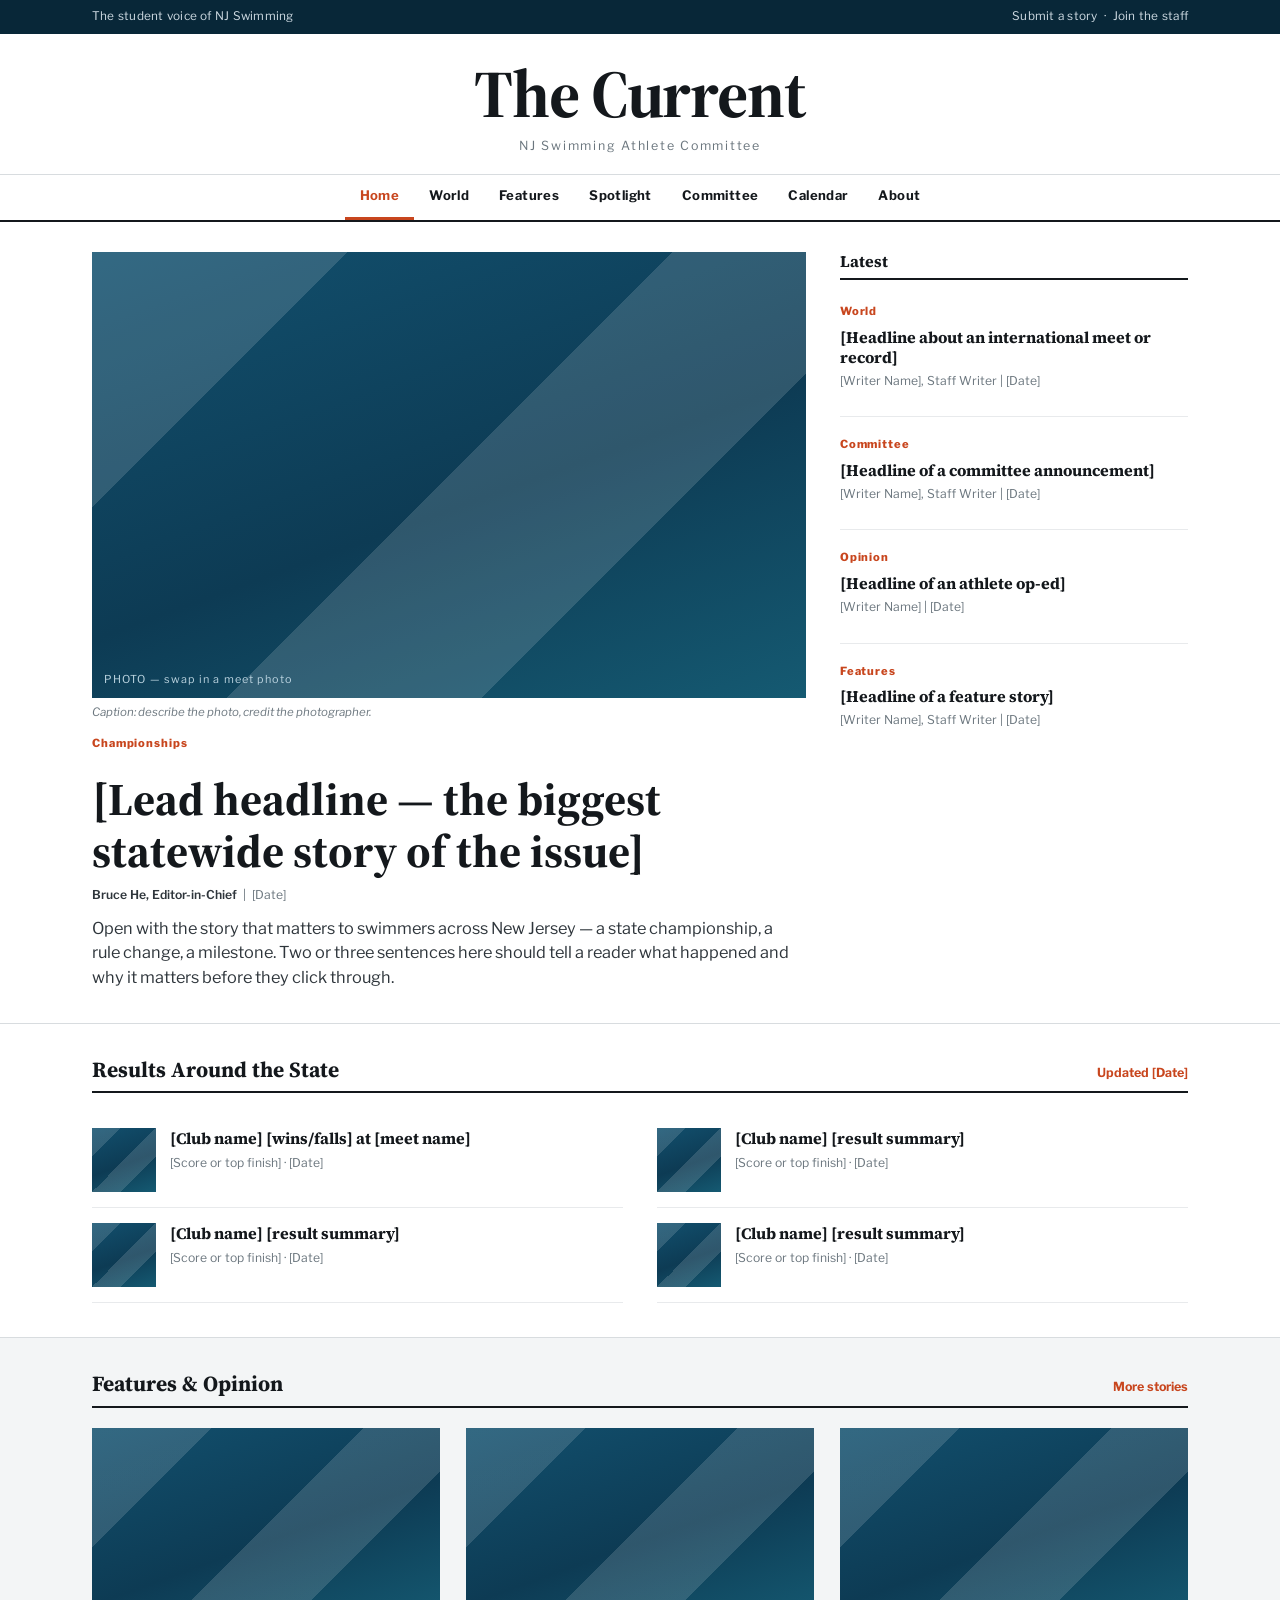
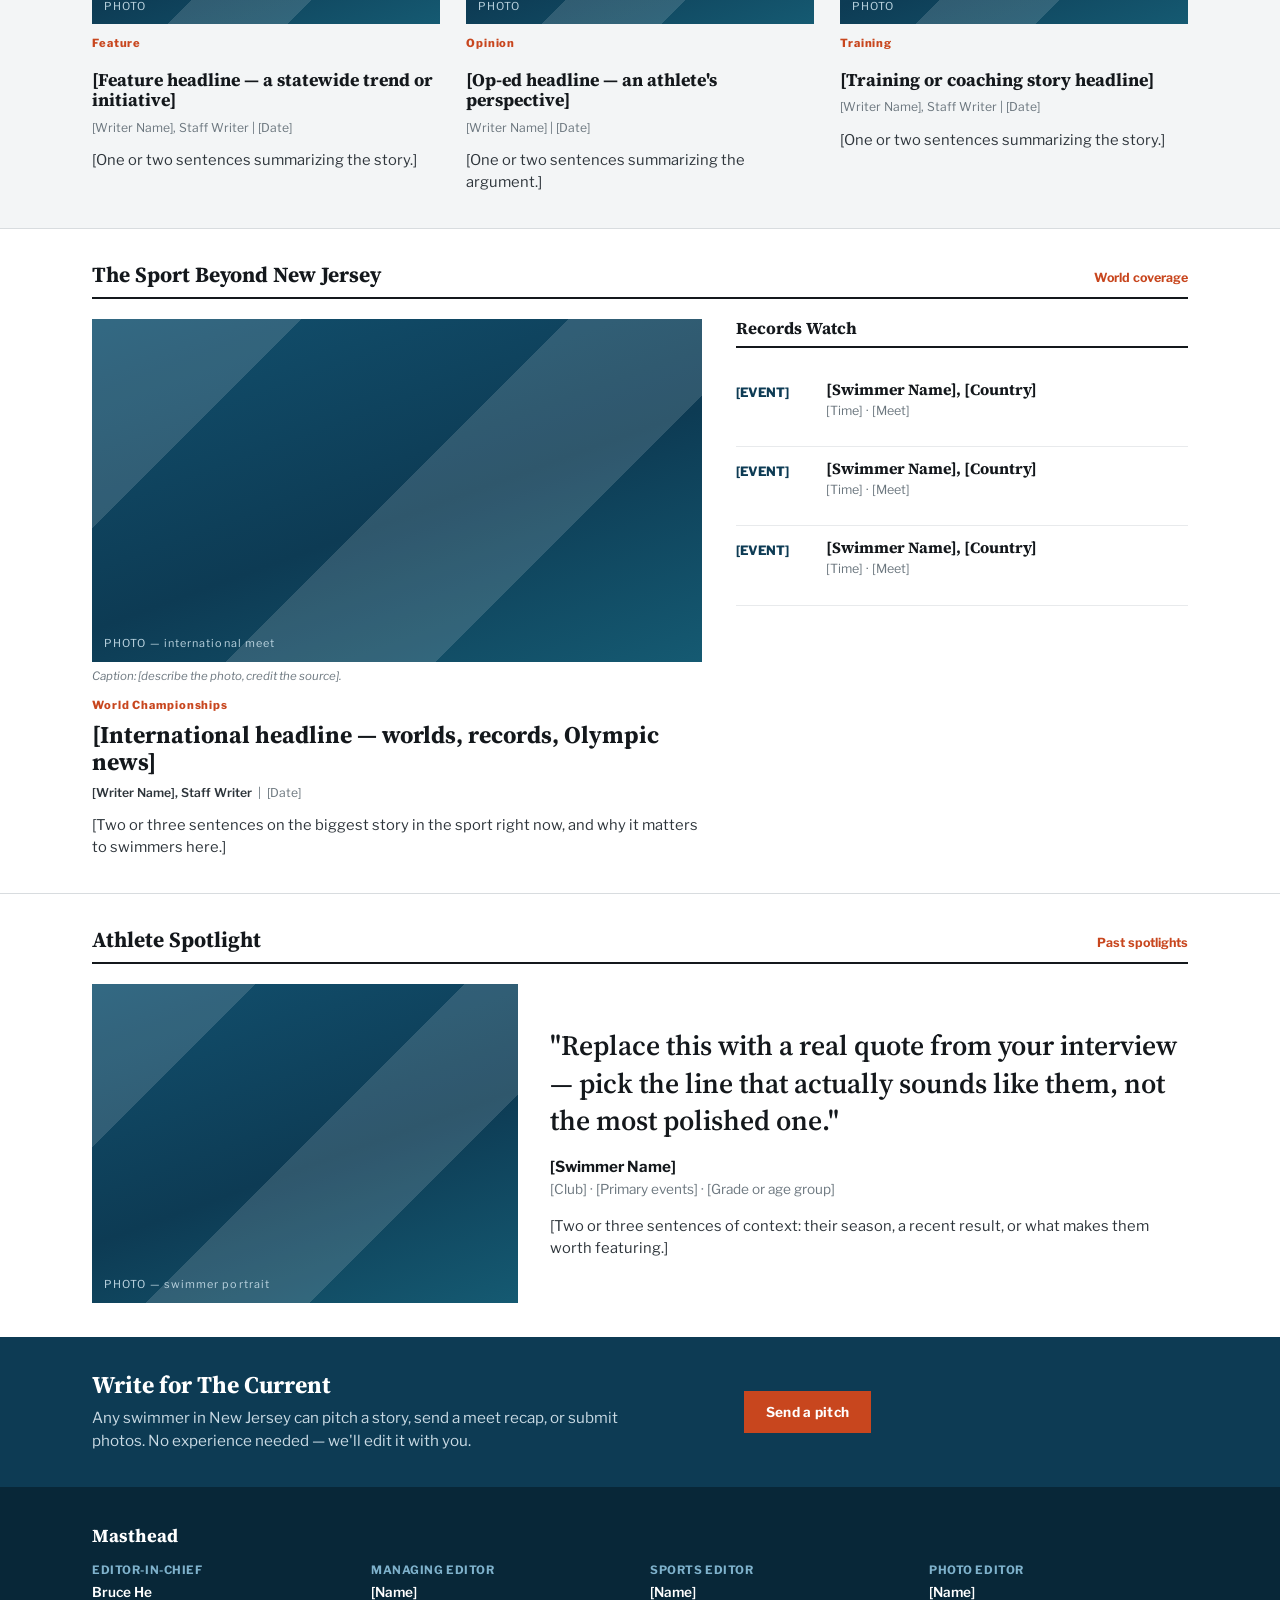
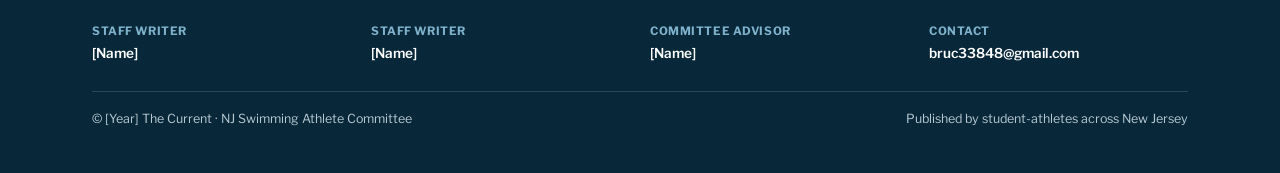
<file: index.html>
<!DOCTYPE html>
<html lang="en">
<head>
<meta charset="UTF-8">
<meta name="viewport" content="width=device-width, initial-scale=1.0">
<title>Home — The Current | NJ Swimming Athlete Committee</title>
<link rel="preconnect" href="https://fonts.googleapis.com">
<link rel="preconnect" href="https://fonts.gstatic.com" crossorigin>
<link href="https://fonts.googleapis.com/css2?family=Libre+Franklin:wght@400;600;700;800&family=Source+Serif+4:opsz,wght@8..60,400;8..60,600;8..60,700&display=swap" rel="stylesheet">
<link rel="stylesheet" href="style.css">
</head>
<body>

<div class="utility">
  <div class="wrap">
    <span>The student voice of NJ Swimming</span>
    <span><a href="about.html">Submit a story</a> &nbsp;·&nbsp; <a href="about.html">Join the staff</a></span>
  </div>
</div>

<header class="masthead">
  <div class="wrap">
    <a href="index.html"><div class="flag">The Current</div></a>
    <div class="flag-sub">NJ Swimming Athlete Committee</div>
  </div>
</header>

<nav class="mainnav">
  <div class="wrap">
    <a href="index.html" class="active">Home</a>
    <a href="world.html">World</a>
    <a href="features.html">Features</a>
    <a href="spotlight.html">Spotlight</a>
    <a href="committee.html">Committee</a>
    <a href="calendar.html">Calendar</a>
    <a href="about.html">About</a>
  </div>
</nav>

<div class="wrap">
  <div class="hero">
    <article class="hero-main">
      <a href="#">
        <div class="photo tall"><span>PHOTO — swap in a meet photo</span></div>
      </a>
      <div class="caption">Caption: describe the photo, credit the photographer.</div>
      <span class="cat" style="margin-top:14px;">Championships</span>
      <h2 class="hl">[Lead headline — the biggest statewide story of the issue]</h2>
      <p class="byline"><strong>Bruce He, Editor-in-Chief</strong> &nbsp;|&nbsp; [Date]</p>
      <p class="dek">Open with the story that matters to swimmers across New Jersey — a state championship, a rule change, a milestone. Two or three sentences here should tell a reader what happened and why it matters before they click through.</p>
    </article>

    <aside class="rail">
      <h3>Latest</h3>
      <div class="rail-item">
        <a href="world.html"><span class="cat">World</span>
        <h4 class="hl">[Headline about an international meet or record]</h4>
        <p class="byline">[Writer Name], Staff Writer | [Date]</p></a>
      </div>
      <div class="rail-item">
        <a href="committee.html"><span class="cat">Committee</span>
        <h4 class="hl">[Headline of a committee announcement]</h4>
        <p class="byline">[Writer Name], Staff Writer | [Date]</p></a>
      </div>
      <div class="rail-item">
        <a href="features.html"><span class="cat">Opinion</span>
        <h4 class="hl">[Headline of an athlete op-ed]</h4>
        <p class="byline">[Writer Name] | [Date]</p></a>
      </div>
      <div class="rail-item">
        <a href="features.html"><span class="cat">Features</span>
        <h4 class="hl">[Headline of a feature story]</h4>
        <p class="byline">[Writer Name], Staff Writer | [Date]</p></a>
      </div>
    </aside>
  </div>
</div>

<section class="block">
  <div class="wrap">
    <div class="sec-head">
      <h3>Results Around the State</h3>
      <span class="more">Updated [Date]</span>
    </div>
    <div class="club-list">
      <div class="club-row">
        <div class="photo thumb"><span></span></div>
        <div><h4 class="hl">[Club name] [wins/falls] at [meet name]</h4><p class="meta">[Score or top finish] · [Date]</p></div>
      </div>
      <div class="club-row">
        <div class="photo thumb"><span></span></div>
        <div><h4 class="hl">[Club name] [result summary]</h4><p class="meta">[Score or top finish] · [Date]</p></div>
      </div>
      <div class="club-row">
        <div class="photo thumb"><span></span></div>
        <div><h4 class="hl">[Club name] [result summary]</h4><p class="meta">[Score or top finish] · [Date]</p></div>
      </div>
      <div class="club-row">
        <div class="photo thumb"><span></span></div>
        <div><h4 class="hl">[Club name] [result summary]</h4><p class="meta">[Score or top finish] · [Date]</p></div>
      </div>
    </div>
  </div>
</section>

<section class="block band">
  <div class="wrap">
    <div class="sec-head">
      <h3>Features &amp; Opinion</h3>
      <a href="features.html"><span class="more">More stories</span></a>
    </div>
    <div class="grid3">
      <article class="card">
        <div class="photo wide"><span>PHOTO</span></div>
        <span class="cat" style="margin-top:11px;">Feature</span>
        <h4 class="hl">[Feature headline — a statewide trend or initiative]</h4>
        <p class="byline">[Writer Name], Staff Writer | [Date]</p>
        <p class="dek">[One or two sentences summarizing the story.]</p>
      </article>
      <article class="card">
        <div class="photo wide"><span>PHOTO</span></div>
        <span class="cat" style="margin-top:11px;">Opinion</span>
        <h4 class="hl">[Op-ed headline — an athlete's perspective]</h4>
        <p class="byline">[Writer Name] | [Date]</p>
        <p class="dek">[One or two sentences summarizing the argument.]</p>
      </article>
      <article class="card">
        <div class="photo wide"><span>PHOTO</span></div>
        <span class="cat" style="margin-top:11px;">Training</span>
        <h4 class="hl">[Training or coaching story headline]</h4>
        <p class="byline">[Writer Name], Staff Writer | [Date]</p>
        <p class="dek">[One or two sentences summarizing the story.]</p>
      </article>
    </div>
  </div>
</section>

<section class="block">
  <div class="wrap">
    <div class="sec-head">
      <h3>The Sport Beyond New Jersey</h3>
      <a href="world.html"><span class="more">World coverage</span></a>
    </div>
    <div class="grid2">
      <div>
        <div class="photo wide"><span>PHOTO — international meet</span></div>
        <div class="caption">Caption: [describe the photo, credit the source].</div>
        <span class="cat" style="margin-top:12px;">World Championships</span>
        <h4 class="hl" style="font-size:1.5rem;">[International headline — worlds, records, Olympic news]</h4>
        <p class="byline"><strong>[Writer Name], Staff Writer</strong> &nbsp;|&nbsp; [Date]</p>
        <p class="dek">[Two or three sentences on the biggest story in the sport right now, and why it matters to swimmers here.]</p>
      </div>
      <aside>
        <div class="sec-head"><h3 style="font-size:1.05rem;">Records Watch</h3></div>
        <div class="cal-row"><div class="cal-date">[EVENT]</div><div><h4>[Swimmer Name], [Country]</h4><p class="meta">[Time] · [Meet]</p></div></div>
        <div class="cal-row"><div class="cal-date">[EVENT]</div><div><h4>[Swimmer Name], [Country]</h4><p class="meta">[Time] · [Meet]</p></div></div>
        <div class="cal-row"><div class="cal-date">[EVENT]</div><div><h4>[Swimmer Name], [Country]</h4><p class="meta">[Time] · [Meet]</p></div></div>
      </aside>
    </div>
  </div>
</section>

<section class="block">
  <div class="wrap">
    <div class="sec-head">
      <h3>Athlete Spotlight</h3>
      <a href="spotlight.html"><span class="more">Past spotlights</span></a>
    </div>
    <div class="spotlight">
      <div class="photo sq"><span>PHOTO — swimmer portrait</span></div>
      <div>
        <p class="pull">"Replace this with a real quote from your interview — pick the line that actually sounds like them, not the most polished one."</p>
        <div class="attrib"><strong>[Swimmer Name]</strong>[Club] · [Primary events] · [Grade or age group]</div>
        <p class="dek" style="margin-top:16px;">[Two or three sentences of context: their season, a recent result, or what makes them worth featuring.]</p>
      </div>
    </div>
  </div>
</section>

<div class="submit">
  <div class="wrap">
    <div>
      <h3>Write for The Current</h3>
      <p>Any swimmer in New Jersey can pitch a story, send a meet recap, or submit photos. No experience needed — we'll edit it with you.</p>
    </div>
    <div><a class="btn" href="mailto:bruc33848@gmail.com">Send a pitch</a></div>
  </div>
</div>

<footer>
  <div class="wrap">
    <h3>Masthead</h3>
    <div class="staff">
      <div><span class="role">EDITOR-IN-CHIEF</span><span class="name">Bruce He</span></div>
      <div><span class="role">MANAGING EDITOR</span><span class="name">[Name]</span></div>
      <div><span class="role">SPORTS EDITOR</span><span class="name">[Name]</span></div>
      <div><span class="role">PHOTO EDITOR</span><span class="name">[Name]</span></div>
      <div><span class="role">STAFF WRITER</span><span class="name">[Name]</span></div>
      <div><span class="role">STAFF WRITER</span><span class="name">[Name]</span></div>
      <div><span class="role">COMMITTEE ADVISOR</span><span class="name">[Name]</span></div>
      <div><span class="role">CONTACT</span><span class="name">bruc33848@gmail.com</span></div>
    </div>
    <div class="foot-bottom">
      <span>© [Year] The Current · NJ Swimming Athlete Committee</span>
      <span>Published by student-athletes across New Jersey</span>
    </div>
  </div>
</footer>

</body>
</html>
</file>
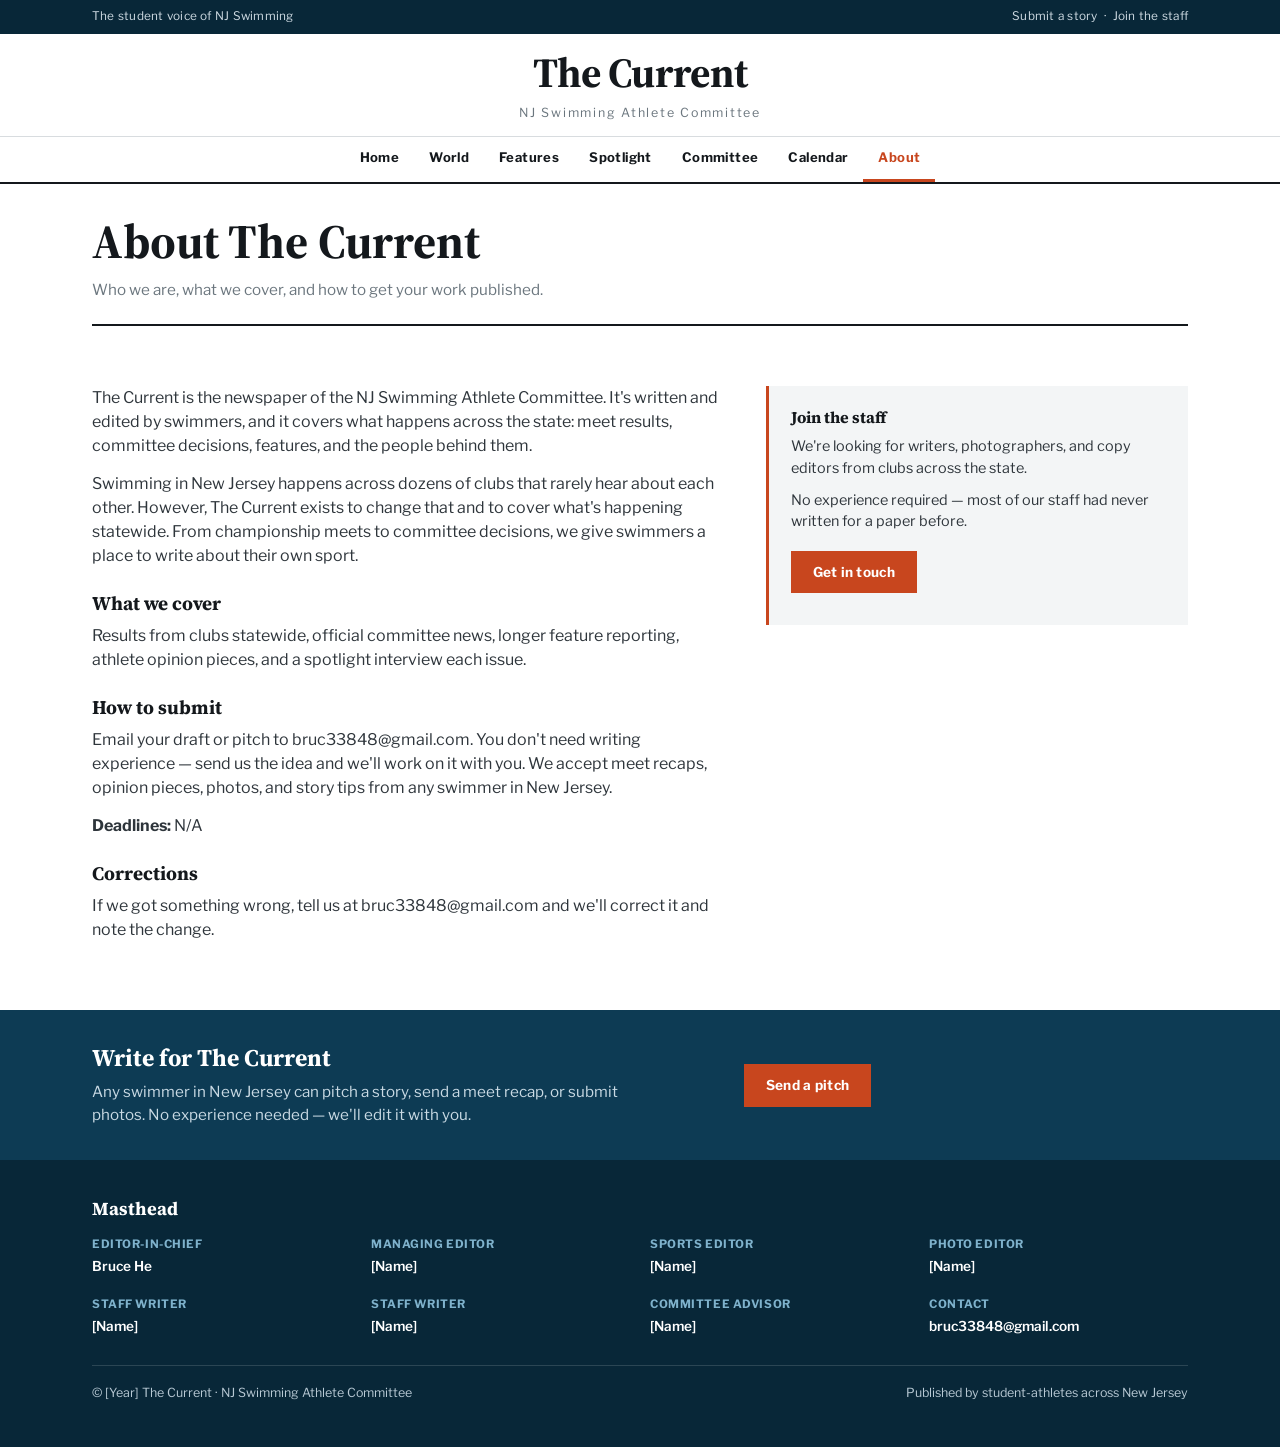
<file: about.html>
<!DOCTYPE html>
<html lang="en">
<head>
<meta charset="UTF-8">
<meta name="viewport" content="width=device-width, initial-scale=1.0">
<title>About — The Current | NJ Swimming Athlete Committee</title>
<link rel="preconnect" href="https://fonts.googleapis.com">
<link rel="preconnect" href="https://fonts.gstatic.com" crossorigin>
<link href="https://fonts.googleapis.com/css2?family=Libre+Franklin:wght@400;600;700;800&family=Source+Serif+4:opsz,wght@8..60,400;8..60,600;8..60,700&display=swap" rel="stylesheet">
<link rel="stylesheet" href="style.css">
</head>
<body>

<div class="utility">
  <div class="wrap">
    <span>The student voice of NJ Swimming</span>
    <span><a href="about.html">Submit a story</a> &nbsp;·&nbsp; <a href="about.html">Join the staff</a></span>
  </div>
</div>

<header class="masthead compact">
  <div class="wrap">
    <a href="index.html"><div class="flag">The Current</div></a>
    <div class="flag-sub">NJ Swimming Athlete Committee</div>
  </div>
</header>

<nav class="mainnav">
  <div class="wrap">
    <a href="index.html">Home</a>
    <a href="world.html">World</a>
    <a href="features.html">Features</a>
    <a href="spotlight.html">Spotlight</a>
    <a href="committee.html">Committee</a>
    <a href="calendar.html">Calendar</a>
    <a href="about.html" class="active">About</a>
  </div>
</nav>
<div class="wrap">
  <div class="page-head">
    <h1>About The Current</h1>
    <p>Who we are, what we cover, and how to get your work published.</p>
  </div>
</div>

<div class="wrap">
  <section class="block first">
    <div class="about-body">
      <div>
        <p>The Current is the newspaper of the NJ Swimming Athlete Committee. It's written and edited by swimmers, and it covers what happens across the state: meet results, committee decisions, features, and the people behind them.</p>
        <p>Swimming in New Jersey happens across dozens of clubs that rarely hear about each other. However, The Current exists to change that and to cover what's happening statewide. From championship meets to committee decisions, we give swimmers a place to write about their own sport.</p>

        <h3>What we cover</h3>
        <p>Results from clubs statewide, official committee news, longer feature reporting, athlete opinion pieces, and a spotlight interview each issue.</p>

        <h3>How to submit</h3>
        <p>Email your draft or pitch to bruc33848@gmail.com. You don't need writing experience — send us the idea and we'll work on it with you. We accept meet recaps, opinion pieces, photos, and story tips from any swimmer in New Jersey.</p>
        <p><strong>Deadlines:</strong> N/A</p>

        <h3>Corrections</h3>
        <p>If we got something wrong, tell us at bruc33848@gmail.com and we'll correct it and note the change.</p>
      </div>
      <aside class="about-side">
        <h4>Join the staff</h4>
        <p>We're looking for writers, photographers, and copy editors from clubs across the state.</p>
        <p>No experience required — most of our staff had never written for a paper before.</p>
        <p><a class="btn" style="margin-top:8px;" href="mailto:bruc33848@gmail.com">Get in touch</a></p>
      </aside>
    </div>
  </section>
</div>

<div class="submit">
  <div class="wrap">
    <div>
      <h3>Write for The Current</h3>
      <p>Any swimmer in New Jersey can pitch a story, send a meet recap, or submit photos. No experience needed — we'll edit it with you.</p>
    </div>
    <div><a class="btn" href="mailto:bruc33848@gmail.com">Send a pitch</a></div>
  </div>
</div>

<footer>
  <div class="wrap">
    <h3>Masthead</h3>
    <div class="staff">
      <div><span class="role">EDITOR-IN-CHIEF</span><span class="name">Bruce He</span></div>
      <div><span class="role">MANAGING EDITOR</span><span class="name">[Name]</span></div>
      <div><span class="role">SPORTS EDITOR</span><span class="name">[Name]</span></div>
      <div><span class="role">PHOTO EDITOR</span><span class="name">[Name]</span></div>
      <div><span class="role">STAFF WRITER</span><span class="name">[Name]</span></div>
      <div><span class="role">STAFF WRITER</span><span class="name">[Name]</span></div>
      <div><span class="role">COMMITTEE ADVISOR</span><span class="name">[Name]</span></div>
      <div><span class="role">CONTACT</span><span class="name">bruc33848@gmail.com</span></div>
    </div>
    <div class="foot-bottom">
      <span>© [Year] The Current · NJ Swimming Athlete Committee</span>
      <span>Published by student-athletes across New Jersey</span>
    </div>
  </div>
</footer>

</body>
</html>
</file>
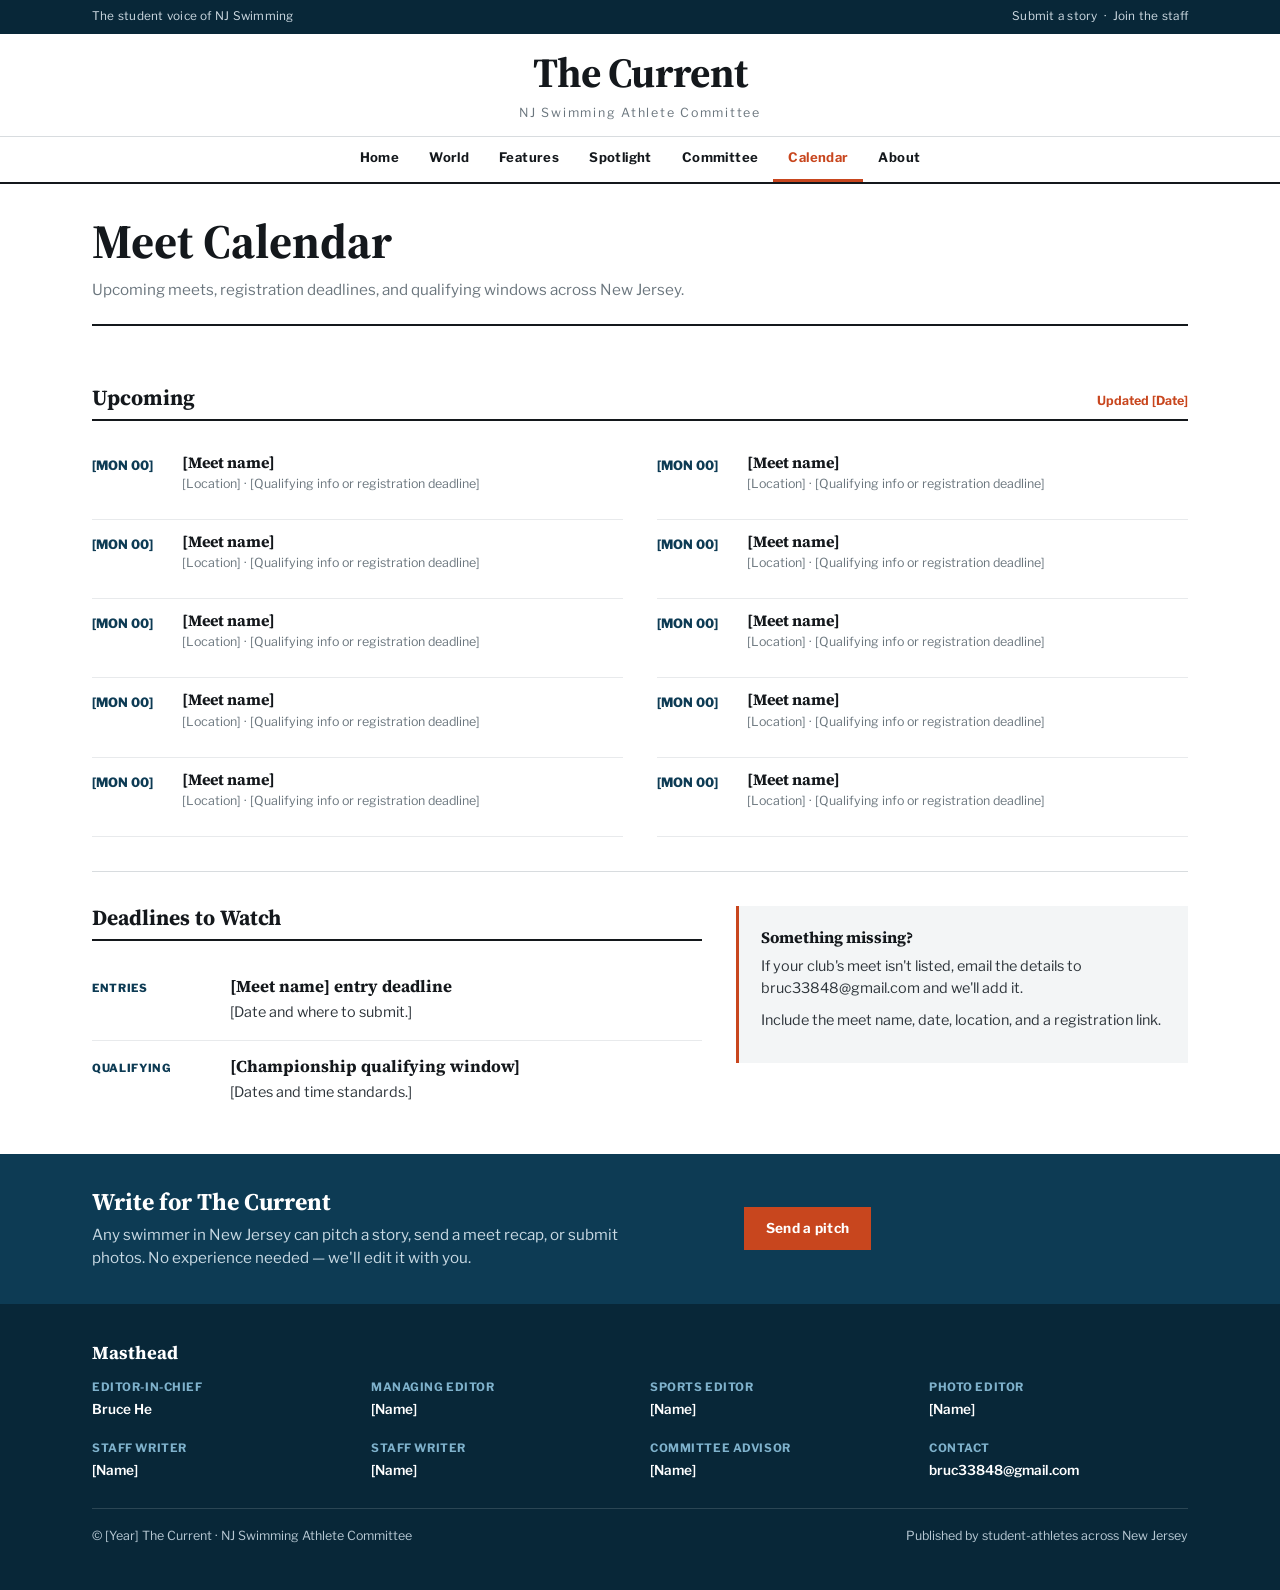
<file: calendar.html>
<!DOCTYPE html>
<html lang="en">
<head>
<meta charset="UTF-8">
<meta name="viewport" content="width=device-width, initial-scale=1.0">
<title>Calendar — The Current | NJ Swimming Athlete Committee</title>
<link rel="preconnect" href="https://fonts.googleapis.com">
<link rel="preconnect" href="https://fonts.gstatic.com" crossorigin>
<link href="https://fonts.googleapis.com/css2?family=Libre+Franklin:wght@400;600;700;800&family=Source+Serif+4:opsz,wght@8..60,400;8..60,600;8..60,700&display=swap" rel="stylesheet">
<link rel="stylesheet" href="style.css">
</head>
<body>

<div class="utility">
  <div class="wrap">
    <span>The student voice of NJ Swimming</span>
    <span><a href="about.html">Submit a story</a> &nbsp;·&nbsp; <a href="about.html">Join the staff</a></span>
  </div>
</div>

<header class="masthead compact">
  <div class="wrap">
    <a href="index.html"><div class="flag">The Current</div></a>
    <div class="flag-sub">NJ Swimming Athlete Committee</div>
  </div>
</header>

<nav class="mainnav">
  <div class="wrap">
    <a href="index.html">Home</a>
    <a href="world.html">World</a>
    <a href="features.html">Features</a>
    <a href="spotlight.html">Spotlight</a>
    <a href="committee.html">Committee</a>
    <a href="calendar.html" class="active">Calendar</a>
    <a href="about.html">About</a>
  </div>
</nav>
<div class="wrap">
  <div class="page-head">
    <h1>Meet Calendar</h1>
    <p>Upcoming meets, registration deadlines, and qualifying windows across New Jersey.</p>
  </div>
</div>

<div class="wrap">
  <section class="block first">
    <div class="sec-head"><h3>Upcoming</h3><span class="more">Updated [Date]</span></div>
    <div class="cal">
      <div class="cal-row">
        <div class="cal-date">[MON 00]</div>
        <div><h4>[Meet name]</h4><p class="meta">[Location] · [Qualifying info or registration deadline]</p></div>
      </div>
      <div class="cal-row">
        <div class="cal-date">[MON 00]</div>
        <div><h4>[Meet name]</h4><p class="meta">[Location] · [Qualifying info or registration deadline]</p></div>
      </div>
      <div class="cal-row">
        <div class="cal-date">[MON 00]</div>
        <div><h4>[Meet name]</h4><p class="meta">[Location] · [Qualifying info or registration deadline]</p></div>
      </div>
      <div class="cal-row">
        <div class="cal-date">[MON 00]</div>
        <div><h4>[Meet name]</h4><p class="meta">[Location] · [Qualifying info or registration deadline]</p></div>
      </div>
      <div class="cal-row">
        <div class="cal-date">[MON 00]</div>
        <div><h4>[Meet name]</h4><p class="meta">[Location] · [Qualifying info or registration deadline]</p></div>
      </div>
      <div class="cal-row">
        <div class="cal-date">[MON 00]</div>
        <div><h4>[Meet name]</h4><p class="meta">[Location] · [Qualifying info or registration deadline]</p></div>
      </div>
      <div class="cal-row">
        <div class="cal-date">[MON 00]</div>
        <div><h4>[Meet name]</h4><p class="meta">[Location] · [Qualifying info or registration deadline]</p></div>
      </div>
      <div class="cal-row">
        <div class="cal-date">[MON 00]</div>
        <div><h4>[Meet name]</h4><p class="meta">[Location] · [Qualifying info or registration deadline]</p></div>
      </div>
      <div class="cal-row">
        <div class="cal-date">[MON 00]</div>
        <div><h4>[Meet name]</h4><p class="meta">[Location] · [Qualifying info or registration deadline]</p></div>
      </div>
      <div class="cal-row">
        <div class="cal-date">[MON 00]</div>
        <div><h4>[Meet name]</h4><p class="meta">[Location] · [Qualifying info or registration deadline]</p></div>
      </div>
    </div>
  </section>

  <section class="block">
    <div class="grid2">
      <div>
        <div class="sec-head"><h3>Deadlines to Watch</h3></div>
        <div class="notice">
          <div class="tag">ENTRIES</div>
          <div><h4>[Meet name] entry deadline</h4><p>[Date and where to submit.]</p></div>
        </div>
        <div class="notice">
          <div class="tag">QUALIFYING</div>
          <div><h4>[Championship qualifying window]</h4><p>[Dates and time standards.]</p></div>
        </div>
      </div>
      <aside class="about-side">
        <h4>Something missing?</h4>
        <p>If your club's meet isn't listed, email the details to bruc33848@gmail.com and we'll add it.</p>
        <p>Include the meet name, date, location, and a registration link.</p>
      </aside>
    </div>
  </section>
</div>

<div class="submit">
  <div class="wrap">
    <div>
      <h3>Write for The Current</h3>
      <p>Any swimmer in New Jersey can pitch a story, send a meet recap, or submit photos. No experience needed — we'll edit it with you.</p>
    </div>
    <div><a class="btn" href="mailto:bruc33848@gmail.com">Send a pitch</a></div>
  </div>
</div>

<footer>
  <div class="wrap">
    <h3>Masthead</h3>
    <div class="staff">
      <div><span class="role">EDITOR-IN-CHIEF</span><span class="name">Bruce He</span></div>
      <div><span class="role">MANAGING EDITOR</span><span class="name">[Name]</span></div>
      <div><span class="role">SPORTS EDITOR</span><span class="name">[Name]</span></div>
      <div><span class="role">PHOTO EDITOR</span><span class="name">[Name]</span></div>
      <div><span class="role">STAFF WRITER</span><span class="name">[Name]</span></div>
      <div><span class="role">STAFF WRITER</span><span class="name">[Name]</span></div>
      <div><span class="role">COMMITTEE ADVISOR</span><span class="name">[Name]</span></div>
      <div><span class="role">CONTACT</span><span class="name">bruc33848@gmail.com</span></div>
    </div>
    <div class="foot-bottom">
      <span>© [Year] The Current · NJ Swimming Athlete Committee</span>
      <span>Published by student-athletes across New Jersey</span>
    </div>
  </div>
</footer>

</body>
</html>
</file>
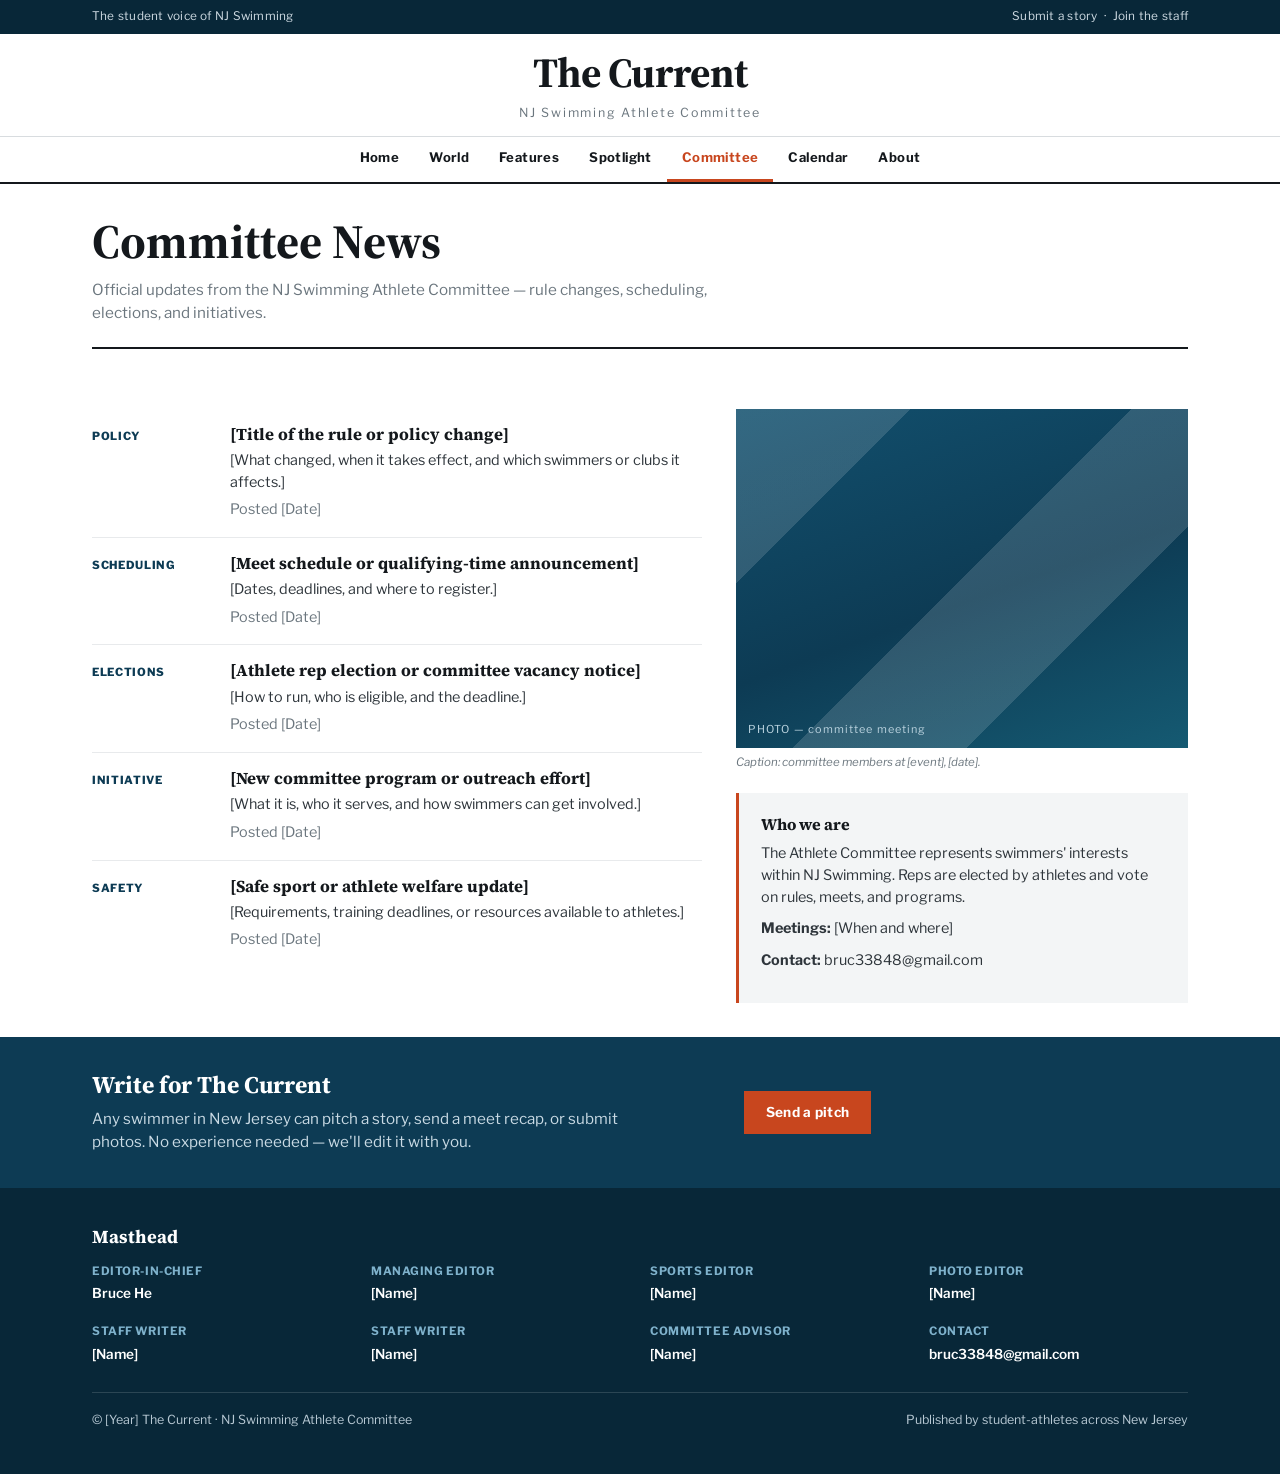
<file: committee.html>
<!DOCTYPE html>
<html lang="en">
<head>
<meta charset="UTF-8">
<meta name="viewport" content="width=device-width, initial-scale=1.0">
<title>Committee — The Current | NJ Swimming Athlete Committee</title>
<link rel="preconnect" href="https://fonts.googleapis.com">
<link rel="preconnect" href="https://fonts.gstatic.com" crossorigin>
<link href="https://fonts.googleapis.com/css2?family=Libre+Franklin:wght@400;600;700;800&family=Source+Serif+4:opsz,wght@8..60,400;8..60,600;8..60,700&display=swap" rel="stylesheet">
<link rel="stylesheet" href="style.css">
</head>
<body>

<div class="utility">
  <div class="wrap">
    <span>The student voice of NJ Swimming</span>
    <span><a href="about.html">Submit a story</a> &nbsp;·&nbsp; <a href="about.html">Join the staff</a></span>
  </div>
</div>

<header class="masthead compact">
  <div class="wrap">
    <a href="index.html"><div class="flag">The Current</div></a>
    <div class="flag-sub">NJ Swimming Athlete Committee</div>
  </div>
</header>

<nav class="mainnav">
  <div class="wrap">
    <a href="index.html">Home</a>
    <a href="world.html">World</a>
    <a href="features.html">Features</a>
    <a href="spotlight.html">Spotlight</a>
    <a href="committee.html" class="active">Committee</a>
    <a href="calendar.html">Calendar</a>
    <a href="about.html">About</a>
  </div>
</nav>
<div class="wrap">
  <div class="page-head">
    <h1>Committee News</h1>
    <p>Official updates from the NJ Swimming Athlete Committee — rule changes, scheduling, elections, and initiatives.</p>
  </div>
</div>

<div class="wrap">
  <section class="block first">
    <div class="grid2">
      <div>
        <div class="notice">
          <div class="tag">POLICY</div>
          <div><h4 class="hl">[Title of the rule or policy change]</h4>
          <p>[What changed, when it takes effect, and which swimmers or clubs it affects.]</p>
          <p class="byline">Posted [Date]</p></div>
        </div>
        <div class="notice">
          <div class="tag">SCHEDULING</div>
          <div><h4 class="hl">[Meet schedule or qualifying-time announcement]</h4>
          <p>[Dates, deadlines, and where to register.]</p>
          <p class="byline">Posted [Date]</p></div>
        </div>
        <div class="notice">
          <div class="tag">ELECTIONS</div>
          <div><h4 class="hl">[Athlete rep election or committee vacancy notice]</h4>
          <p>[How to run, who is eligible, and the deadline.]</p>
          <p class="byline">Posted [Date]</p></div>
        </div>
        <div class="notice">
          <div class="tag">INITIATIVE</div>
          <div><h4 class="hl">[New committee program or outreach effort]</h4>
          <p>[What it is, who it serves, and how swimmers can get involved.]</p>
          <p class="byline">Posted [Date]</p></div>
        </div>
        <div class="notice">
          <div class="tag">SAFETY</div>
          <div><h4 class="hl">[Safe sport or athlete welfare update]</h4>
          <p>[Requirements, training deadlines, or resources available to athletes.]</p>
          <p class="byline">Posted [Date]</p></div>
        </div>
      </div>
      <aside>
        <div class="photo sq"><span>PHOTO — committee meeting</span></div>
        <div class="caption">Caption: committee members at [event], [date].</div>
        <div class="about-side" style="margin-top:22px;">
          <h4>Who we are</h4>
          <p>The Athlete Committee represents swimmers' interests within NJ Swimming. Reps are elected by athletes and vote on rules, meets, and programs.</p>
          <p><strong>Meetings:</strong> [When and where]</p>
          <p><strong>Contact:</strong> bruc33848@gmail.com</p>
        </div>
      </aside>
    </div>
  </section>
</div>

<div class="submit">
  <div class="wrap">
    <div>
      <h3>Write for The Current</h3>
      <p>Any swimmer in New Jersey can pitch a story, send a meet recap, or submit photos. No experience needed — we'll edit it with you.</p>
    </div>
    <div><a class="btn" href="mailto:bruc33848@gmail.com">Send a pitch</a></div>
  </div>
</div>

<footer>
  <div class="wrap">
    <h3>Masthead</h3>
    <div class="staff">
      <div><span class="role">EDITOR-IN-CHIEF</span><span class="name">Bruce He</span></div>
      <div><span class="role">MANAGING EDITOR</span><span class="name">[Name]</span></div>
      <div><span class="role">SPORTS EDITOR</span><span class="name">[Name]</span></div>
      <div><span class="role">PHOTO EDITOR</span><span class="name">[Name]</span></div>
      <div><span class="role">STAFF WRITER</span><span class="name">[Name]</span></div>
      <div><span class="role">STAFF WRITER</span><span class="name">[Name]</span></div>
      <div><span class="role">COMMITTEE ADVISOR</span><span class="name">[Name]</span></div>
      <div><span class="role">CONTACT</span><span class="name">bruc33848@gmail.com</span></div>
    </div>
    <div class="foot-bottom">
      <span>© [Year] The Current · NJ Swimming Athlete Committee</span>
      <span>Published by student-athletes across New Jersey</span>
    </div>
  </div>
</footer>

</body>
</html>
</file>
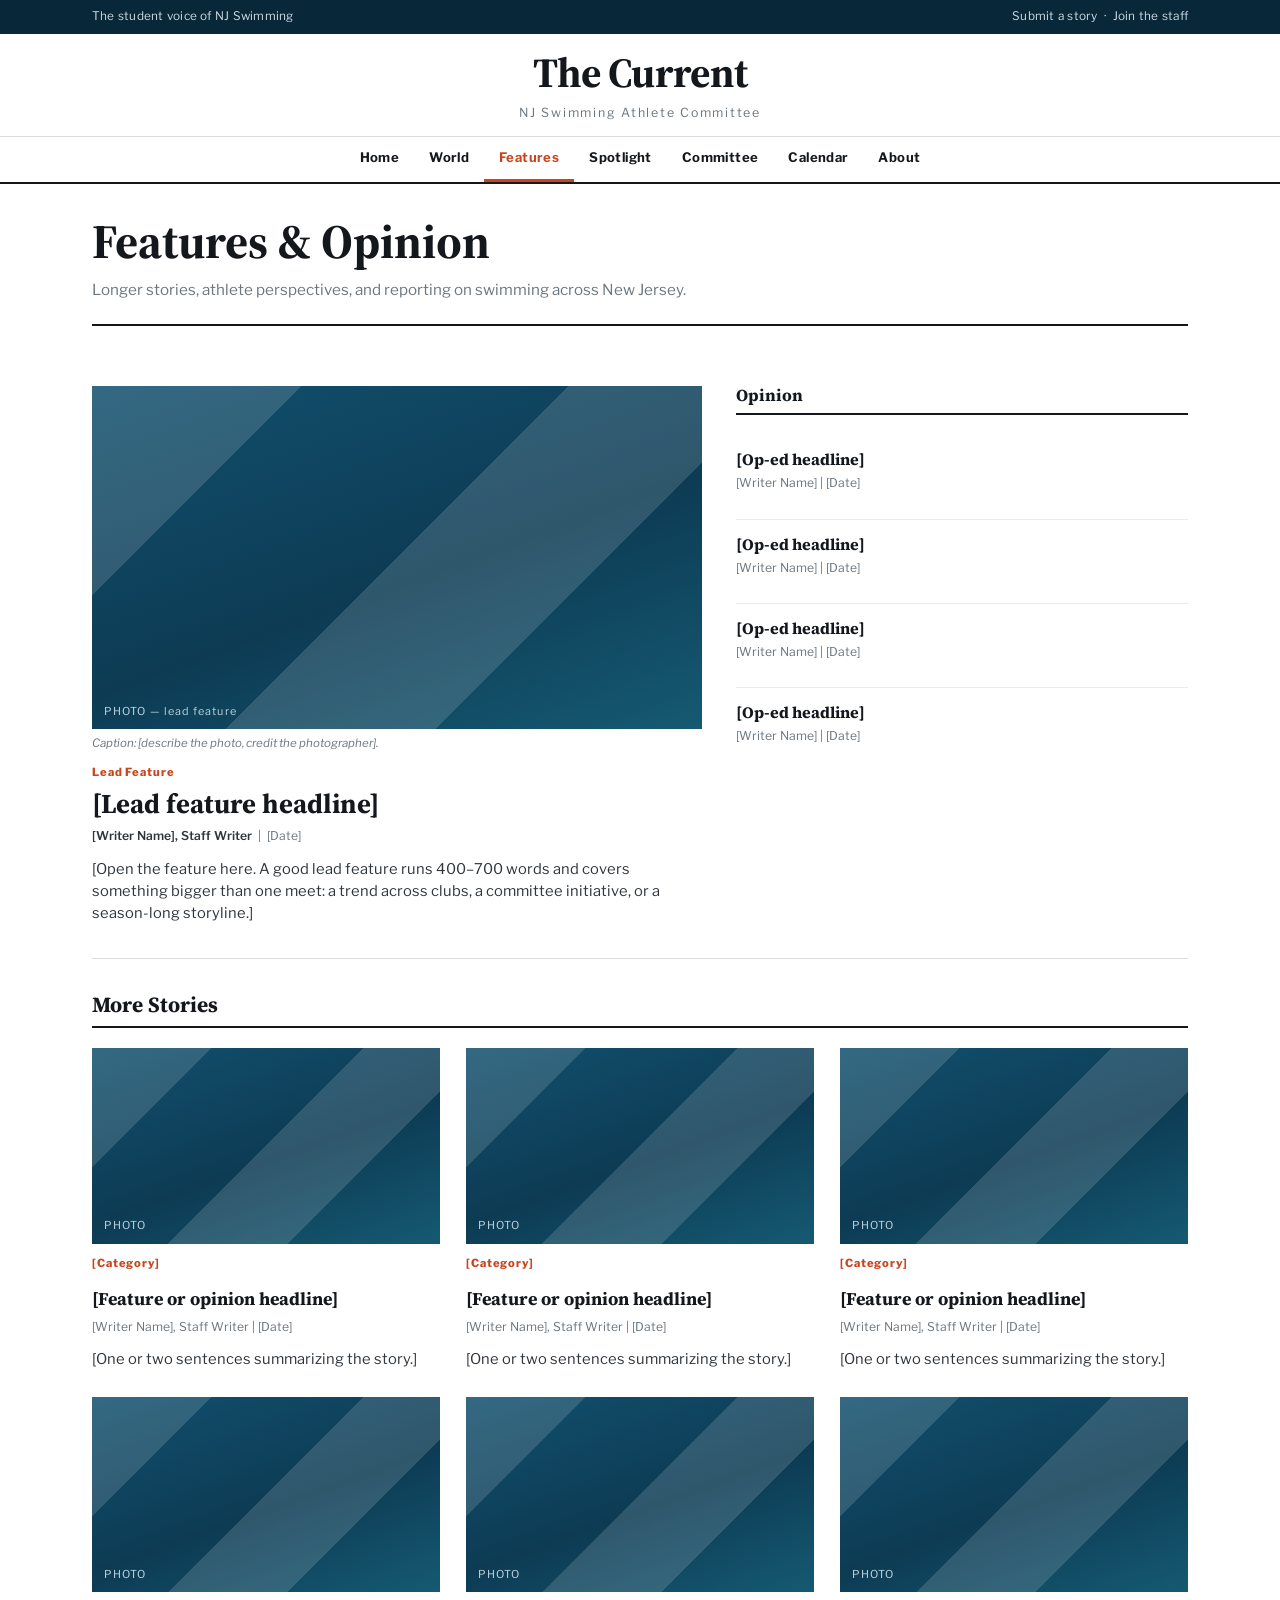
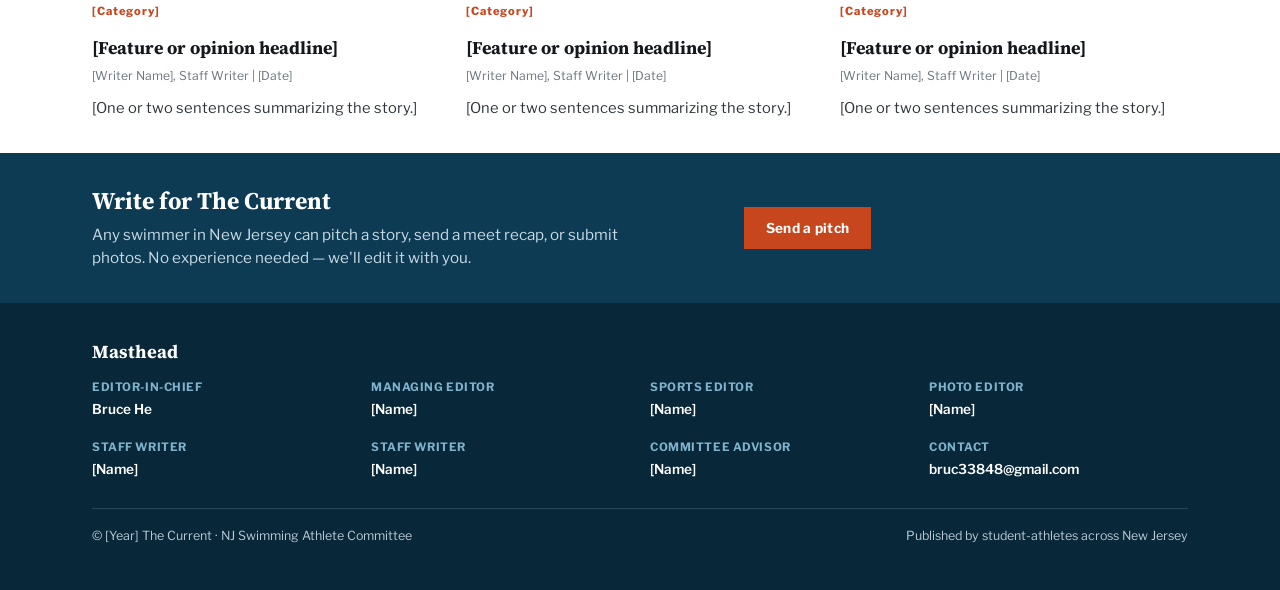
<file: features.html>
<!DOCTYPE html>
<html lang="en">
<head>
<meta charset="UTF-8">
<meta name="viewport" content="width=device-width, initial-scale=1.0">
<title>Features — The Current | NJ Swimming Athlete Committee</title>
<link rel="preconnect" href="https://fonts.googleapis.com">
<link rel="preconnect" href="https://fonts.gstatic.com" crossorigin>
<link href="https://fonts.googleapis.com/css2?family=Libre+Franklin:wght@400;600;700;800&family=Source+Serif+4:opsz,wght@8..60,400;8..60,600;8..60,700&display=swap" rel="stylesheet">
<link rel="stylesheet" href="style.css">
</head>
<body>

<div class="utility">
  <div class="wrap">
    <span>The student voice of NJ Swimming</span>
    <span><a href="about.html">Submit a story</a> &nbsp;·&nbsp; <a href="about.html">Join the staff</a></span>
  </div>
</div>

<header class="masthead compact">
  <div class="wrap">
    <a href="index.html"><div class="flag">The Current</div></a>
    <div class="flag-sub">NJ Swimming Athlete Committee</div>
  </div>
</header>

<nav class="mainnav">
  <div class="wrap">
    <a href="index.html">Home</a>
    <a href="world.html">World</a>
    <a href="features.html" class="active">Features</a>
    <a href="spotlight.html">Spotlight</a>
    <a href="committee.html">Committee</a>
    <a href="calendar.html">Calendar</a>
    <a href="about.html">About</a>
  </div>
</nav>
<div class="wrap">
  <div class="page-head">
    <h1>Features & Opinion</h1>
    <p>Longer stories, athlete perspectives, and reporting on swimming across New Jersey.</p>
  </div>
</div>

<div class="wrap">
  <section class="block first">
    <div class="grid2">
      <div>
        <div class="photo wide"><span>PHOTO — lead feature</span></div>
        <div class="caption">Caption: [describe the photo, credit the photographer].</div>
        <span class="cat" style="margin-top:12px;">Lead Feature</span>
        <h4 class="hl" style="font-size:1.7rem;">[Lead feature headline]</h4>
        <p class="byline"><strong>[Writer Name], Staff Writer</strong> &nbsp;|&nbsp; [Date]</p>
        <p class="dek">[Open the feature here. A good lead feature runs 400–700 words and covers something bigger than one meet: a trend across clubs, a committee initiative, or a season-long storyline.]</p>
      </div>
      <aside>
        <div class="sec-head"><h3 style="font-size:1.05rem;">Opinion</h3></div>
        <div class="rail-item"><h4 class="hl">[Op-ed headline]</h4><p class="byline">[Writer Name] | [Date]</p></div>
        <div class="rail-item"><h4 class="hl">[Op-ed headline]</h4><p class="byline">[Writer Name] | [Date]</p></div>
        <div class="rail-item"><h4 class="hl">[Op-ed headline]</h4><p class="byline">[Writer Name] | [Date]</p></div>
        <div class="rail-item"><h4 class="hl">[Op-ed headline]</h4><p class="byline">[Writer Name] | [Date]</p></div>
      </aside>
    </div>
  </section>

  <section class="block">
    <div class="sec-head"><h3>More Stories</h3></div>
    <div class="grid3">
      <article class="card">
        <div class="photo wide"><span>PHOTO</span></div>
        <span class="cat" style="margin-top:11px;">[Category]</span>
        <h4 class="hl">[Feature or opinion headline]</h4>
        <p class="byline">[Writer Name], Staff Writer | [Date]</p>
        <p class="dek">[One or two sentences summarizing the story.]</p>
      </article>
      <article class="card">
        <div class="photo wide"><span>PHOTO</span></div>
        <span class="cat" style="margin-top:11px;">[Category]</span>
        <h4 class="hl">[Feature or opinion headline]</h4>
        <p class="byline">[Writer Name], Staff Writer | [Date]</p>
        <p class="dek">[One or two sentences summarizing the story.]</p>
      </article>
      <article class="card">
        <div class="photo wide"><span>PHOTO</span></div>
        <span class="cat" style="margin-top:11px;">[Category]</span>
        <h4 class="hl">[Feature or opinion headline]</h4>
        <p class="byline">[Writer Name], Staff Writer | [Date]</p>
        <p class="dek">[One or two sentences summarizing the story.]</p>
      </article>
      <article class="card">
        <div class="photo wide"><span>PHOTO</span></div>
        <span class="cat" style="margin-top:11px;">[Category]</span>
        <h4 class="hl">[Feature or opinion headline]</h4>
        <p class="byline">[Writer Name], Staff Writer | [Date]</p>
        <p class="dek">[One or two sentences summarizing the story.]</p>
      </article>
      <article class="card">
        <div class="photo wide"><span>PHOTO</span></div>
        <span class="cat" style="margin-top:11px;">[Category]</span>
        <h4 class="hl">[Feature or opinion headline]</h4>
        <p class="byline">[Writer Name], Staff Writer | [Date]</p>
        <p class="dek">[One or two sentences summarizing the story.]</p>
      </article>
      <article class="card">
        <div class="photo wide"><span>PHOTO</span></div>
        <span class="cat" style="margin-top:11px;">[Category]</span>
        <h4 class="hl">[Feature or opinion headline]</h4>
        <p class="byline">[Writer Name], Staff Writer | [Date]</p>
        <p class="dek">[One or two sentences summarizing the story.]</p>
      </article>
    </div>
  </section>
</div>

<div class="submit">
  <div class="wrap">
    <div>
      <h3>Write for The Current</h3>
      <p>Any swimmer in New Jersey can pitch a story, send a meet recap, or submit photos. No experience needed — we'll edit it with you.</p>
    </div>
    <div><a class="btn" href="mailto:bruc33848@gmail.com">Send a pitch</a></div>
  </div>
</div>

<footer>
  <div class="wrap">
    <h3>Masthead</h3>
    <div class="staff">
      <div><span class="role">EDITOR-IN-CHIEF</span><span class="name">Bruce He</span></div>
      <div><span class="role">MANAGING EDITOR</span><span class="name">[Name]</span></div>
      <div><span class="role">SPORTS EDITOR</span><span class="name">[Name]</span></div>
      <div><span class="role">PHOTO EDITOR</span><span class="name">[Name]</span></div>
      <div><span class="role">STAFF WRITER</span><span class="name">[Name]</span></div>
      <div><span class="role">STAFF WRITER</span><span class="name">[Name]</span></div>
      <div><span class="role">COMMITTEE ADVISOR</span><span class="name">[Name]</span></div>
      <div><span class="role">CONTACT</span><span class="name">bruc33848@gmail.com</span></div>
    </div>
    <div class="foot-bottom">
      <span>© [Year] The Current · NJ Swimming Athlete Committee</span>
      <span>Published by student-athletes across New Jersey</span>
    </div>
  </div>
</footer>

</body>
</html>
</file>
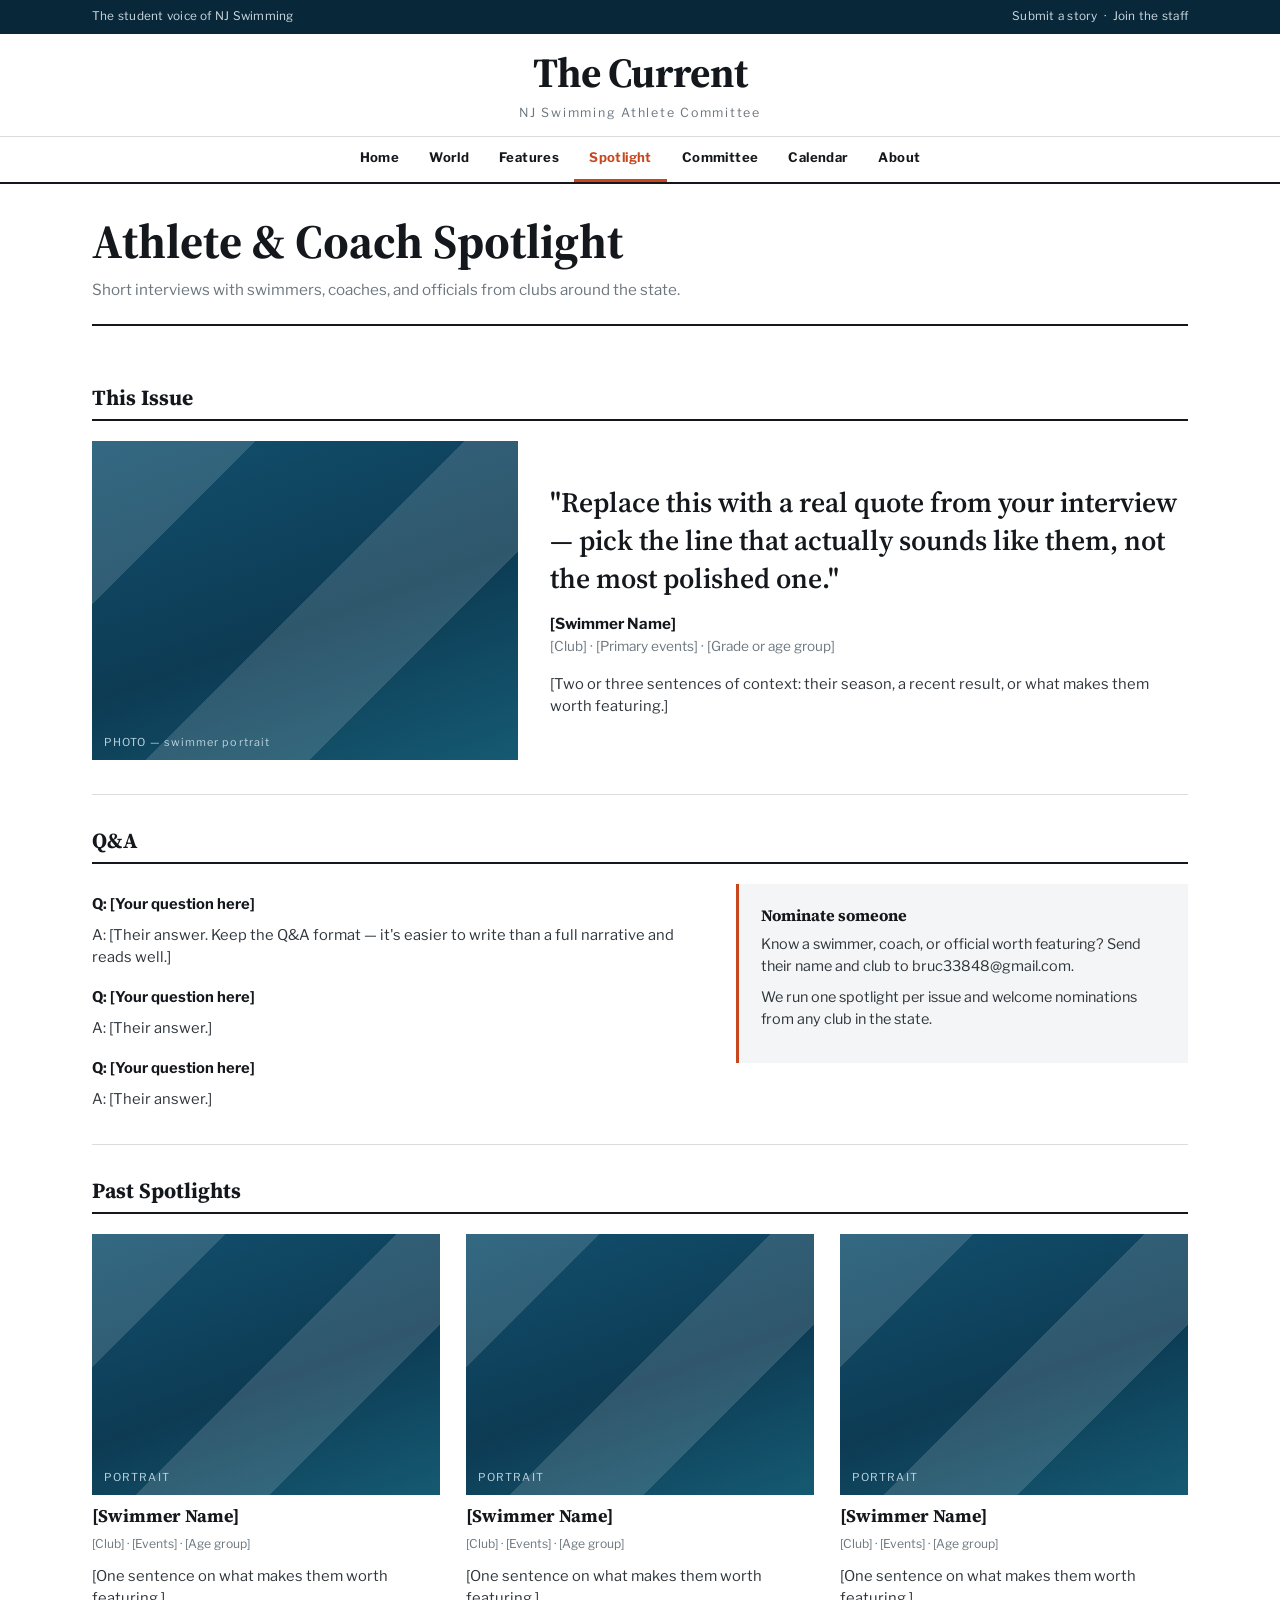
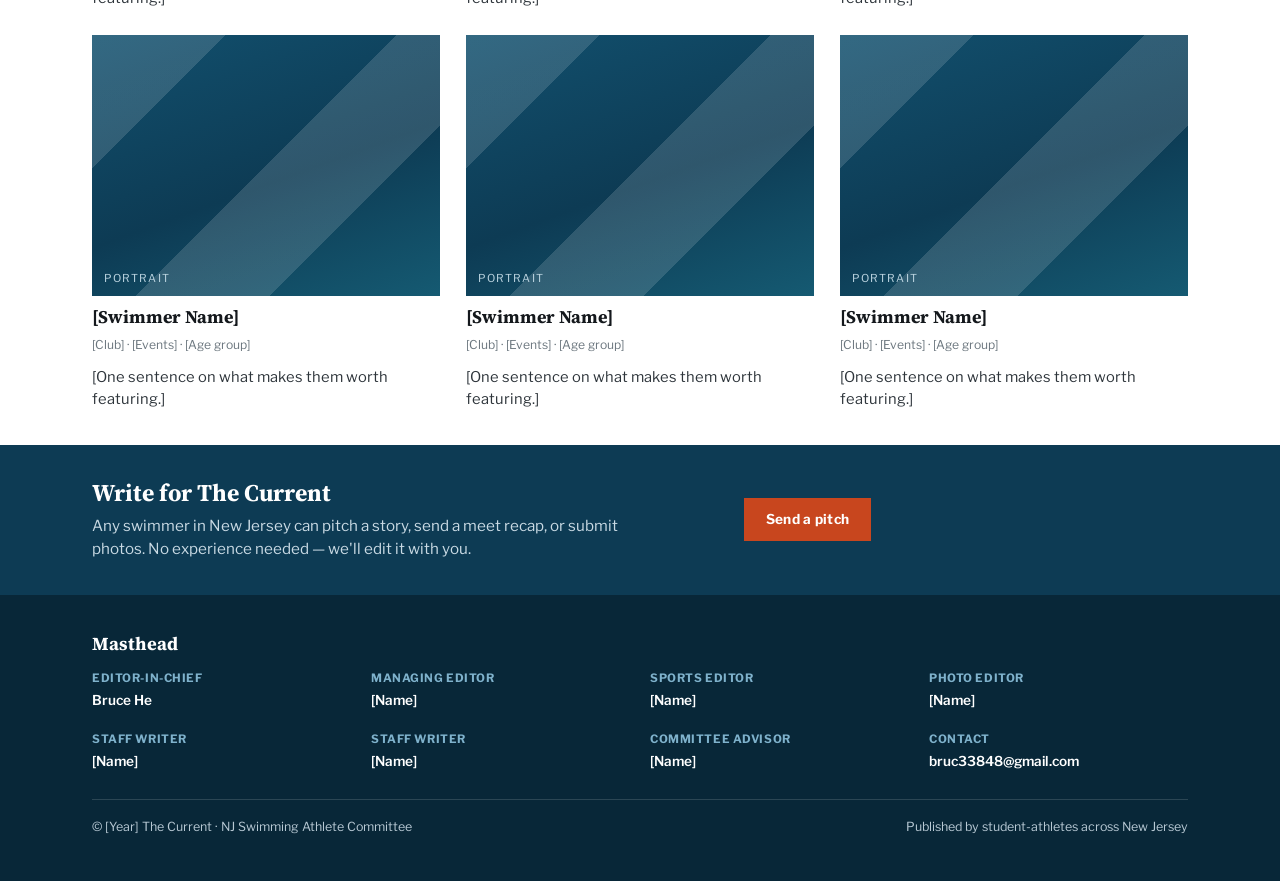
<file: spotlight.html>
<!DOCTYPE html>
<html lang="en">
<head>
<meta charset="UTF-8">
<meta name="viewport" content="width=device-width, initial-scale=1.0">
<title>Spotlight — The Current | NJ Swimming Athlete Committee</title>
<link rel="preconnect" href="https://fonts.googleapis.com">
<link rel="preconnect" href="https://fonts.gstatic.com" crossorigin>
<link href="https://fonts.googleapis.com/css2?family=Libre+Franklin:wght@400;600;700;800&family=Source+Serif+4:opsz,wght@8..60,400;8..60,600;8..60,700&display=swap" rel="stylesheet">
<link rel="stylesheet" href="style.css">
</head>
<body>

<div class="utility">
  <div class="wrap">
    <span>The student voice of NJ Swimming</span>
    <span><a href="about.html">Submit a story</a> &nbsp;·&nbsp; <a href="about.html">Join the staff</a></span>
  </div>
</div>

<header class="masthead compact">
  <div class="wrap">
    <a href="index.html"><div class="flag">The Current</div></a>
    <div class="flag-sub">NJ Swimming Athlete Committee</div>
  </div>
</header>

<nav class="mainnav">
  <div class="wrap">
    <a href="index.html">Home</a>
    <a href="world.html">World</a>
    <a href="features.html">Features</a>
    <a href="spotlight.html" class="active">Spotlight</a>
    <a href="committee.html">Committee</a>
    <a href="calendar.html">Calendar</a>
    <a href="about.html">About</a>
  </div>
</nav>
<div class="wrap">
  <div class="page-head">
    <h1>Athlete & Coach Spotlight</h1>
    <p>Short interviews with swimmers, coaches, and officials from clubs around the state.</p>
  </div>
</div>

<div class="wrap">
  <section class="block first">
    <div class="sec-head"><h3>This Issue</h3></div>
    <div class="spotlight">
      <div class="photo sq"><span>PHOTO — swimmer portrait</span></div>
      <div>
        <p class="pull">"Replace this with a real quote from your interview — pick the line that actually sounds like them, not the most polished one."</p>
        <div class="attrib"><strong>[Swimmer Name]</strong>[Club] · [Primary events] · [Grade or age group]</div>
        <p class="dek" style="margin-top:16px;">[Two or three sentences of context: their season, a recent result, or what makes them worth featuring.]</p>
      </div>
    </div>
  </section>

  <section class="block">
    <div class="sec-head"><h3>Q&amp;A</h3></div>
    <div class="grid2">
      <div>
        <p class="dek" style="font-weight:700;color:var(--ink);">Q: [Your question here]</p>
        <p class="dek">A: [Their answer. Keep the Q&amp;A format — it's easier to write than a full narrative and reads well.]</p>
        <p class="dek" style="font-weight:700;color:var(--ink);margin-top:18px;">Q: [Your question here]</p>
        <p class="dek">A: [Their answer.]</p>
        <p class="dek" style="font-weight:700;color:var(--ink);margin-top:18px;">Q: [Your question here]</p>
        <p class="dek">A: [Their answer.]</p>
      </div>
      <aside class="about-side">
        <h4>Nominate someone</h4>
        <p>Know a swimmer, coach, or official worth featuring? Send their name and club to bruc33848@gmail.com.</p>
        <p>We run one spotlight per issue and welcome nominations from any club in the state.</p>
      </aside>
    </div>
  </section>

  <section class="block">
    <div class="sec-head"><h3>Past Spotlights</h3></div>
    <div class="grid3">
      <article class="card">
        <div class="photo sq"><span>PORTRAIT</span></div>
        <h4 class="hl" style="margin-top:11px;">[Swimmer Name]</h4>
        <p class="byline">[Club] · [Events] · [Age group]</p>
        <p class="dek">[One sentence on what makes them worth featuring.]</p>
      </article>
      <article class="card">
        <div class="photo sq"><span>PORTRAIT</span></div>
        <h4 class="hl" style="margin-top:11px;">[Swimmer Name]</h4>
        <p class="byline">[Club] · [Events] · [Age group]</p>
        <p class="dek">[One sentence on what makes them worth featuring.]</p>
      </article>
      <article class="card">
        <div class="photo sq"><span>PORTRAIT</span></div>
        <h4 class="hl" style="margin-top:11px;">[Swimmer Name]</h4>
        <p class="byline">[Club] · [Events] · [Age group]</p>
        <p class="dek">[One sentence on what makes them worth featuring.]</p>
      </article>
      <article class="card">
        <div class="photo sq"><span>PORTRAIT</span></div>
        <h4 class="hl" style="margin-top:11px;">[Swimmer Name]</h4>
        <p class="byline">[Club] · [Events] · [Age group]</p>
        <p class="dek">[One sentence on what makes them worth featuring.]</p>
      </article>
      <article class="card">
        <div class="photo sq"><span>PORTRAIT</span></div>
        <h4 class="hl" style="margin-top:11px;">[Swimmer Name]</h4>
        <p class="byline">[Club] · [Events] · [Age group]</p>
        <p class="dek">[One sentence on what makes them worth featuring.]</p>
      </article>
      <article class="card">
        <div class="photo sq"><span>PORTRAIT</span></div>
        <h4 class="hl" style="margin-top:11px;">[Swimmer Name]</h4>
        <p class="byline">[Club] · [Events] · [Age group]</p>
        <p class="dek">[One sentence on what makes them worth featuring.]</p>
      </article>
    </div>
  </section>
</div>

<div class="submit">
  <div class="wrap">
    <div>
      <h3>Write for The Current</h3>
      <p>Any swimmer in New Jersey can pitch a story, send a meet recap, or submit photos. No experience needed — we'll edit it with you.</p>
    </div>
    <div><a class="btn" href="mailto:bruc33848@gmail.com">Send a pitch</a></div>
  </div>
</div>

<footer>
  <div class="wrap">
    <h3>Masthead</h3>
    <div class="staff">
      <div><span class="role">EDITOR-IN-CHIEF</span><span class="name">Bruce He</span></div>
      <div><span class="role">MANAGING EDITOR</span><span class="name">[Name]</span></div>
      <div><span class="role">SPORTS EDITOR</span><span class="name">[Name]</span></div>
      <div><span class="role">PHOTO EDITOR</span><span class="name">[Name]</span></div>
      <div><span class="role">STAFF WRITER</span><span class="name">[Name]</span></div>
      <div><span class="role">STAFF WRITER</span><span class="name">[Name]</span></div>
      <div><span class="role">COMMITTEE ADVISOR</span><span class="name">[Name]</span></div>
      <div><span class="role">CONTACT</span><span class="name">bruc33848@gmail.com</span></div>
    </div>
    <div class="foot-bottom">
      <span>© [Year] The Current · NJ Swimming Athlete Committee</span>
      <span>Published by student-athletes across New Jersey</span>
    </div>
  </div>
</footer>

</body>
</html>
</file>
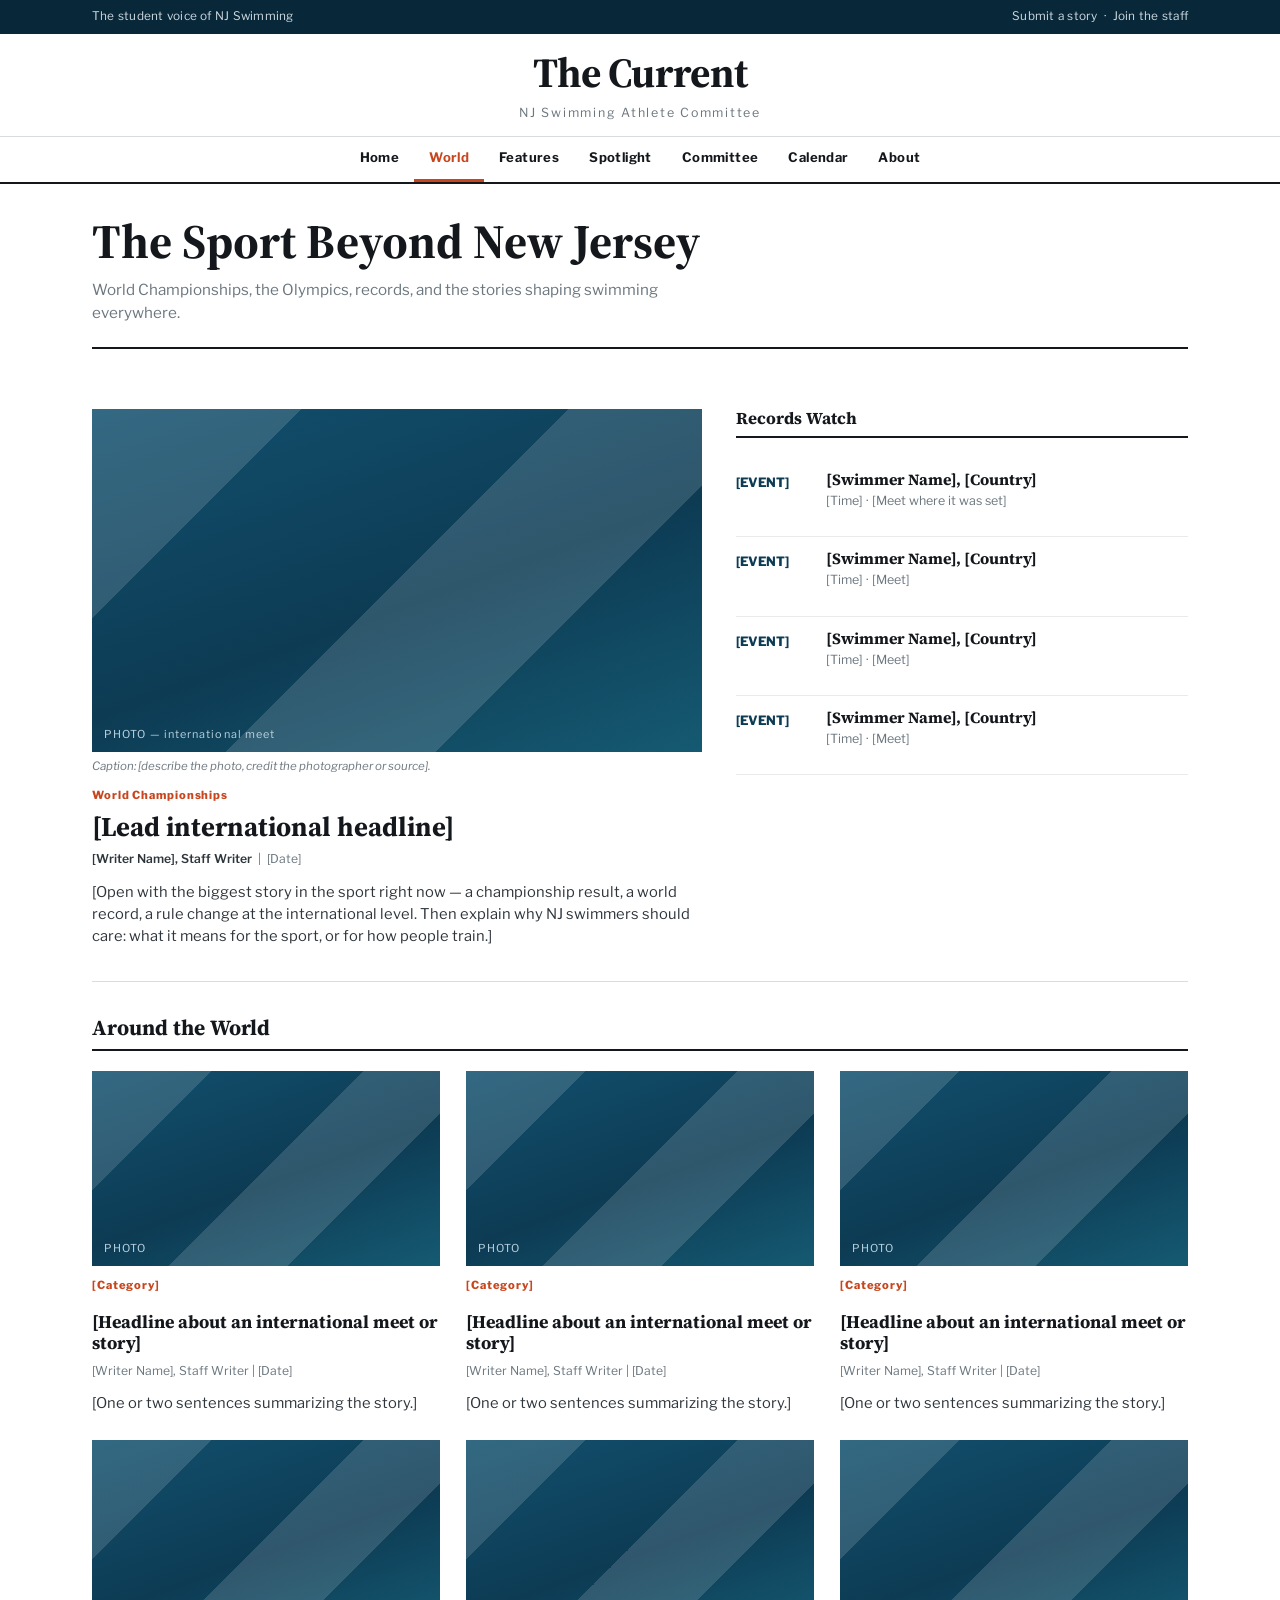
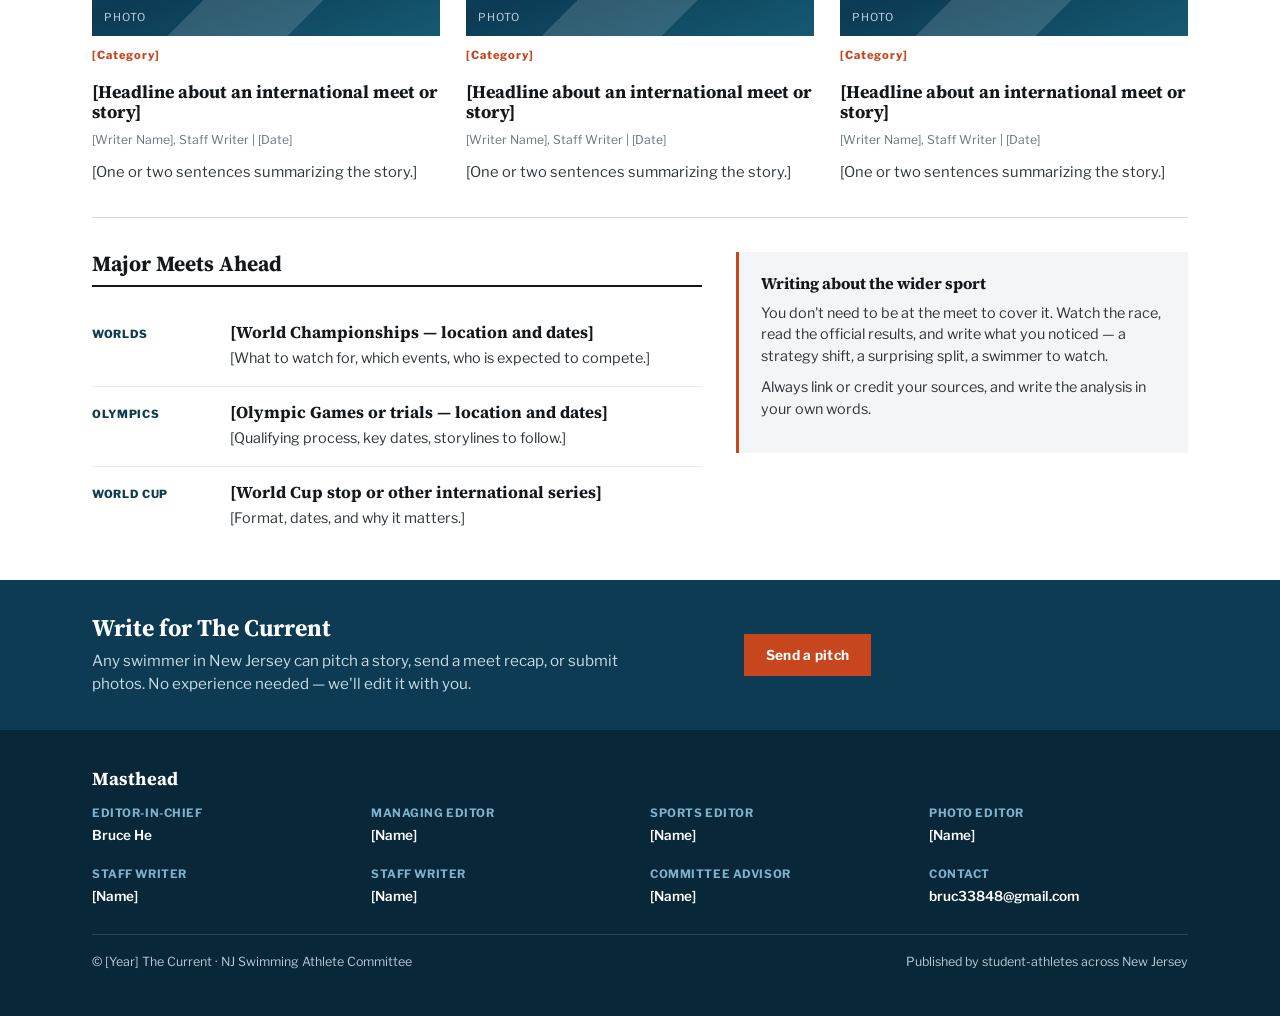
<file: world.html>
<!DOCTYPE html>
<html lang="en">
<head>
<meta charset="UTF-8">
<meta name="viewport" content="width=device-width, initial-scale=1.0">
<title>World — The Current | NJ Swimming Athlete Committee</title>
<link rel="preconnect" href="https://fonts.googleapis.com">
<link rel="preconnect" href="https://fonts.gstatic.com" crossorigin>
<link href="https://fonts.googleapis.com/css2?family=Libre+Franklin:wght@400;600;700;800&family=Source+Serif+4:opsz,wght@8..60,400;8..60,600;8..60,700&display=swap" rel="stylesheet">
<link rel="stylesheet" href="style.css">
</head>
<body>

<div class="utility">
  <div class="wrap">
    <span>The student voice of NJ Swimming</span>
    <span><a href="about.html">Submit a story</a> &nbsp;·&nbsp; <a href="about.html">Join the staff</a></span>
  </div>
</div>

<header class="masthead compact">
  <div class="wrap">
    <a href="index.html"><div class="flag">The Current</div></a>
    <div class="flag-sub">NJ Swimming Athlete Committee</div>
  </div>
</header>

<nav class="mainnav">
  <div class="wrap">
    <a href="index.html">Home</a>
    <a href="world.html" class="active">World</a>
    <a href="features.html">Features</a>
    <a href="spotlight.html">Spotlight</a>
    <a href="committee.html">Committee</a>
    <a href="calendar.html">Calendar</a>
    <a href="about.html">About</a>
  </div>
</nav>
<div class="wrap">
  <div class="page-head">
    <h1>The Sport Beyond New Jersey</h1>
    <p>World Championships, the Olympics, records, and the stories shaping swimming everywhere.</p>
  </div>
</div>

<div class="wrap">
  <section class="block first">
    <div class="grid2">
      <div>
        <div class="photo wide"><span>PHOTO — international meet</span></div>
        <div class="caption">Caption: [describe the photo, credit the photographer or source].</div>
        <span class="cat" style="margin-top:12px;">World Championships</span>
        <h4 class="hl" style="font-size:1.7rem;">[Lead international headline]</h4>
        <p class="byline"><strong>[Writer Name], Staff Writer</strong> &nbsp;|&nbsp; [Date]</p>
        <p class="dek">[Open with the biggest story in the sport right now — a championship result, a world record, a rule change at the international level. Then explain why NJ swimmers should care: what it means for the sport, or for how people train.]</p>
      </div>
      <aside>
        <div class="sec-head"><h3 style="font-size:1.05rem;">Records Watch</h3></div>
        <div class="cal-row"><div class="cal-date">[EVENT]</div><div><h4>[Swimmer Name], [Country]</h4><p class="meta">[Time] · [Meet where it was set]</p></div></div>
        <div class="cal-row"><div class="cal-date">[EVENT]</div><div><h4>[Swimmer Name], [Country]</h4><p class="meta">[Time] · [Meet]</p></div></div>
        <div class="cal-row"><div class="cal-date">[EVENT]</div><div><h4>[Swimmer Name], [Country]</h4><p class="meta">[Time] · [Meet]</p></div></div>
        <div class="cal-row"><div class="cal-date">[EVENT]</div><div><h4>[Swimmer Name], [Country]</h4><p class="meta">[Time] · [Meet]</p></div></div>
      </aside>
    </div>
  </section>

  <section class="block">
    <div class="sec-head"><h3>Around the World</h3></div>
    <div class="grid3">
      <article class="card">
        <div class="photo wide"><span>PHOTO</span></div>
        <span class="cat" style="margin-top:11px;">[Category]</span>
        <h4 class="hl">[Headline about an international meet or story]</h4>
        <p class="byline">[Writer Name], Staff Writer | [Date]</p>
        <p class="dek">[One or two sentences summarizing the story.]</p>
      </article>
      <article class="card">
        <div class="photo wide"><span>PHOTO</span></div>
        <span class="cat" style="margin-top:11px;">[Category]</span>
        <h4 class="hl">[Headline about an international meet or story]</h4>
        <p class="byline">[Writer Name], Staff Writer | [Date]</p>
        <p class="dek">[One or two sentences summarizing the story.]</p>
      </article>
      <article class="card">
        <div class="photo wide"><span>PHOTO</span></div>
        <span class="cat" style="margin-top:11px;">[Category]</span>
        <h4 class="hl">[Headline about an international meet or story]</h4>
        <p class="byline">[Writer Name], Staff Writer | [Date]</p>
        <p class="dek">[One or two sentences summarizing the story.]</p>
      </article>
      <article class="card">
        <div class="photo wide"><span>PHOTO</span></div>
        <span class="cat" style="margin-top:11px;">[Category]</span>
        <h4 class="hl">[Headline about an international meet or story]</h4>
        <p class="byline">[Writer Name], Staff Writer | [Date]</p>
        <p class="dek">[One or two sentences summarizing the story.]</p>
      </article>
      <article class="card">
        <div class="photo wide"><span>PHOTO</span></div>
        <span class="cat" style="margin-top:11px;">[Category]</span>
        <h4 class="hl">[Headline about an international meet or story]</h4>
        <p class="byline">[Writer Name], Staff Writer | [Date]</p>
        <p class="dek">[One or two sentences summarizing the story.]</p>
      </article>
      <article class="card">
        <div class="photo wide"><span>PHOTO</span></div>
        <span class="cat" style="margin-top:11px;">[Category]</span>
        <h4 class="hl">[Headline about an international meet or story]</h4>
        <p class="byline">[Writer Name], Staff Writer | [Date]</p>
        <p class="dek">[One or two sentences summarizing the story.]</p>
      </article>
    </div>
  </section>

  <section class="block">
    <div class="grid2">
      <div>
        <div class="sec-head"><h3>Major Meets Ahead</h3></div>
        <div class="notice">
          <div class="tag">WORLDS</div>
          <div><h4>[World Championships — location and dates]</h4><p>[What to watch for, which events, who is expected to compete.]</p></div>
        </div>
        <div class="notice">
          <div class="tag">OLYMPICS</div>
          <div><h4>[Olympic Games or trials — location and dates]</h4><p>[Qualifying process, key dates, storylines to follow.]</p></div>
        </div>
        <div class="notice">
          <div class="tag">WORLD CUP</div>
          <div><h4>[World Cup stop or other international series]</h4><p>[Format, dates, and why it matters.]</p></div>
        </div>
      </div>
      <aside class="about-side">
        <h4>Writing about the wider sport</h4>
        <p>You don't need to be at the meet to cover it. Watch the race, read the official results, and write what you noticed — a strategy shift, a surprising split, a swimmer to watch.</p>
        <p>Always link or credit your sources, and write the analysis in your own words.</p>
      </aside>
    </div>
  </section>
</div>

<div class="submit">
  <div class="wrap">
    <div>
      <h3>Write for The Current</h3>
      <p>Any swimmer in New Jersey can pitch a story, send a meet recap, or submit photos. No experience needed — we'll edit it with you.</p>
    </div>
    <div><a class="btn" href="mailto:bruc33848@gmail.com">Send a pitch</a></div>
  </div>
</div>

<footer>
  <div class="wrap">
    <h3>Masthead</h3>
    <div class="staff">
      <div><span class="role">EDITOR-IN-CHIEF</span><span class="name">Bruce He</span></div>
      <div><span class="role">MANAGING EDITOR</span><span class="name">[Name]</span></div>
      <div><span class="role">SPORTS EDITOR</span><span class="name">[Name]</span></div>
      <div><span class="role">PHOTO EDITOR</span><span class="name">[Name]</span></div>
      <div><span class="role">STAFF WRITER</span><span class="name">[Name]</span></div>
      <div><span class="role">STAFF WRITER</span><span class="name">[Name]</span></div>
      <div><span class="role">COMMITTEE ADVISOR</span><span class="name">[Name]</span></div>
      <div><span class="role">CONTACT</span><span class="name">bruc33848@gmail.com</span></div>
    </div>
    <div class="foot-bottom">
      <span>© [Year] The Current · NJ Swimming Athlete Committee</span>
      <span>Published by student-athletes across New Jersey</span>
    </div>
  </div>
</footer>

</body>
</html>
</file>
<file: style.css>
:root{
  --ink:#14181c;
  --body-text:#2e353b;
  --muted:#6b767e;
  --navy:#0d3b54;
  --navy-deep:#082738;
  --accent:#c8461e;
  --line:#d8dcdf;
  --line-soft:#e8eaec;
  --bg:#ffffff;
  --band:#f3f5f6;
  --maxw:1140px;
}
*{box-sizing:border-box;}
body{margin:0;background:var(--bg);color:var(--body-text);font-family:'Libre Franklin',system-ui,sans-serif;line-height:1.5;-webkit-font-smoothing:antialiased;}
a{color:inherit;text-decoration:none;}
a:hover .hl{text-decoration:underline;text-decoration-thickness:1px;text-underline-offset:2px;}
.wrap{max-width:var(--maxw);margin:0 auto;padding:0 22px;}
h1,h2,h3,h4{font-family:'Source Serif 4',Georgia,serif;color:var(--ink);margin:0;font-weight:700;line-height:1.15;}

.utility{background:var(--navy-deep);color:#cfdbe3;font-size:.74rem;letter-spacing:.02em;}
.utility .wrap{display:flex;justify-content:space-between;align-items:center;gap:14px;height:34px;flex-wrap:wrap;}
.utility a:hover{color:#fff;}

.masthead{padding:26px 0 18px;text-align:center;border-bottom:1px solid var(--line);}
.flag{font-family:'Source Serif 4',Georgia,serif;font-weight:700;font-size:clamp(2.4rem,6.5vw,4.2rem);letter-spacing:-.02em;color:var(--ink);line-height:1;}
.flag-sub{margin-top:10px;font-size:.78rem;color:var(--muted);letter-spacing:.14em;}
.masthead.compact{padding:18px 0 14px;}
.masthead.compact .flag{font-size:clamp(1.8rem,4vw,2.6rem);}

.mainnav{border-bottom:2px solid var(--ink);background:#fff;position:sticky;top:0;z-index:20;}
.mainnav .wrap{display:flex;justify-content:center;gap:0;flex-wrap:wrap;}
.mainnav a{padding:11px 15px;font-size:.82rem;font-weight:700;letter-spacing:.03em;color:var(--ink);border-bottom:3px solid transparent;}
.mainnav a:hover{border-bottom-color:var(--accent);color:var(--accent);}
.mainnav a.active{border-bottom-color:var(--accent);color:var(--accent);}

.cat{font-size:.7rem;font-weight:800;letter-spacing:.08em;color:var(--accent);display:inline-block;margin-bottom:7px;}
.byline{font-size:.76rem;color:var(--muted);margin-top:8px;}
.byline strong{color:var(--body-text);font-weight:600;}
.dek{font-size:.92rem;color:var(--body-text);margin:9px 0 0;}

.photo{display:block;width:100%;background:linear-gradient(135deg,rgba(255,255,255,.14) 0 22%,transparent 22% 50%,rgba(255,255,255,.14) 50% 72%,transparent 72%),linear-gradient(160deg,#12506e,#0d3b54 55%,#155a72);position:relative;color:#bcd4e0;font-size:.68rem;letter-spacing:.1em;}
.photo span{position:absolute;left:12px;bottom:10px;}
.photo.tall{aspect-ratio:16/10;}
.photo.wide{aspect-ratio:16/9;}
.photo.sq{aspect-ratio:4/3;}
.photo.thumb{aspect-ratio:1/1;}
.caption{font-size:.72rem;color:var(--muted);padding-top:6px;font-style:italic;}

.hero{padding:30px 0 34px;display:grid;grid-template-columns:2.05fr 1fr;gap:34px;}
.hero-main h2{font-size:clamp(1.9rem,3.6vw,2.85rem);margin-top:14px;}
.hero-main .dek{font-size:1.02rem;max-width:64ch;margin-top:12px;}
.rail h3{font-size:1rem;border-bottom:2px solid var(--ink);padding-bottom:8px;margin-bottom:4px;}
.rail-item{padding:14px 0;border-bottom:1px solid var(--line-soft);}
.rail-item:last-child{border-bottom:none;}
.rail-item h4{font-size:1rem;line-height:1.25;}
.rail-item .byline{margin-top:5px;}

.band{background:var(--band);}
section.block{padding:34px 0;border-top:1px solid var(--line);}
section.block.first{border-top:none;}
.sec-head{display:flex;align-items:baseline;justify-content:space-between;gap:12px;border-bottom:2px solid var(--ink);padding-bottom:8px;margin-bottom:20px;}
.sec-head h3{font-size:1.35rem;}
.sec-head .more{font-size:.78rem;font-weight:700;color:var(--accent);}

.grid3{display:grid;grid-template-columns:repeat(3,1fr);gap:26px;}
.grid2{display:grid;grid-template-columns:1.35fr 1fr;gap:34px;}
.card h4{font-size:1.12rem;margin-top:11px;}

.club-list{display:grid;grid-template-columns:repeat(2,1fr);gap:0 34px;}
.club-row{display:grid;grid-template-columns:64px 1fr;gap:14px;padding:15px 0;border-bottom:1px solid var(--line-soft);align-items:start;}
.club-row h4{font-size:1rem;line-height:1.3;}
.club-row .meta{font-size:.76rem;color:var(--muted);margin-top:5px;}

.notice{padding:16px 0;border-bottom:1px solid var(--line-soft);display:grid;grid-template-columns:120px 1fr;gap:18px;}
.notice:last-child{border-bottom:none;}
.notice .tag{font-size:.7rem;font-weight:800;letter-spacing:.06em;color:var(--navy);padding-top:3px;}
.notice h4{font-size:1.05rem;}
.notice p{font-size:.9rem;margin:6px 0 0;}

.spotlight{display:grid;grid-template-columns:1fr 1.5fr;gap:32px;align-items:center;}
.pull{font-family:'Source Serif 4',Georgia,serif;font-size:clamp(1.3rem,2.4vw,1.75rem);font-weight:600;line-height:1.35;color:var(--ink);margin:0;}
.attrib{margin-top:16px;font-size:.85rem;color:var(--muted);}
.attrib strong{display:block;color:var(--ink);font-size:.95rem;font-weight:700;}

.cal{display:grid;grid-template-columns:repeat(2,1fr);gap:0 34px;}
.cal-row{display:grid;grid-template-columns:74px 1fr;gap:16px;padding:13px 0;border-bottom:1px solid var(--line-soft);}
.cal-date{font-weight:800;font-size:.8rem;color:var(--navy);padding-top:2px;}
.cal-row h4{font-size:.98rem;}
.cal-row .meta{font-size:.78rem;color:var(--muted);margin-top:3px;}

.submit{background:var(--navy);color:#eaf1f5;padding:34px 0;}
.submit .wrap{display:grid;grid-template-columns:1.4fr 1fr;gap:30px;align-items:center;}
.submit h3{color:#fff;font-size:1.5rem;}
.submit p{margin:9px 0 0;font-size:.95rem;color:#c9dae4;max-width:58ch;}
.btn{display:inline-block;background:var(--accent);color:#fff;padding:11px 22px;font-weight:700;font-size:.85rem;letter-spacing:.02em;}
.btn:hover{background:#a93715;}

footer{background:var(--navy-deep);color:#b8c9d4;padding:38px 0 44px;font-size:.85rem;}
footer h3{color:#fff;font-size:1.15rem;margin-bottom:16px;}
.staff{display:grid;grid-template-columns:repeat(4,1fr);gap:20px;margin-bottom:28px;}
.staff .role{color:#7fb2cc;font-size:.72rem;font-weight:700;letter-spacing:.05em;display:block;margin-bottom:3px;}
.staff .name{color:#fff;font-weight:600;}
.foot-bottom{border-top:1px solid rgba(255,255,255,.14);padding-top:18px;display:flex;justify-content:space-between;gap:14px;flex-wrap:wrap;font-size:.78rem;}

.edit-me{background:rgba(200,70,30,.12);padding:0 4px;}

.page-head{padding:30px 0 22px;border-bottom:2px solid var(--ink);margin-bottom:26px;}
.page-head h1{font-size:clamp(2rem,4.5vw,3rem);}
.page-head p{margin:10px 0 0;color:var(--muted);font-size:.95rem;max-width:62ch;}

.about-body{display:grid;grid-template-columns:1.5fr 1fr;gap:40px;padding-bottom:20px;}
.about-body p{max-width:64ch;margin:0 0 14px;}
.about-body h3{font-size:1.2rem;margin:24px 0 10px;}
.about-side{background:var(--band);padding:22px;border-left:3px solid var(--accent);align-self:start;}
.about-side h4{font-size:1rem;margin-bottom:10px;}
.about-side p{font-size:.9rem;margin:0 0 10px;}

@media (max-width:900px){
  .hero{grid-template-columns:1fr;gap:26px;}
  .grid3{grid-template-columns:1fr 1fr;}
  .staff{grid-template-columns:repeat(2,1fr);}
  .about-body{grid-template-columns:1fr;}
}
@media (max-width:640px){
  .grid3,.grid2,.club-list,.cal,.spotlight,.submit .wrap{grid-template-columns:1fr;}
  .notice{grid-template-columns:1fr;gap:6px;}
  .mainnav .wrap{justify-content:flex-start;overflow-x:auto;flex-wrap:nowrap;}
  .mainnav a{white-space:nowrap;}
}
</file>
